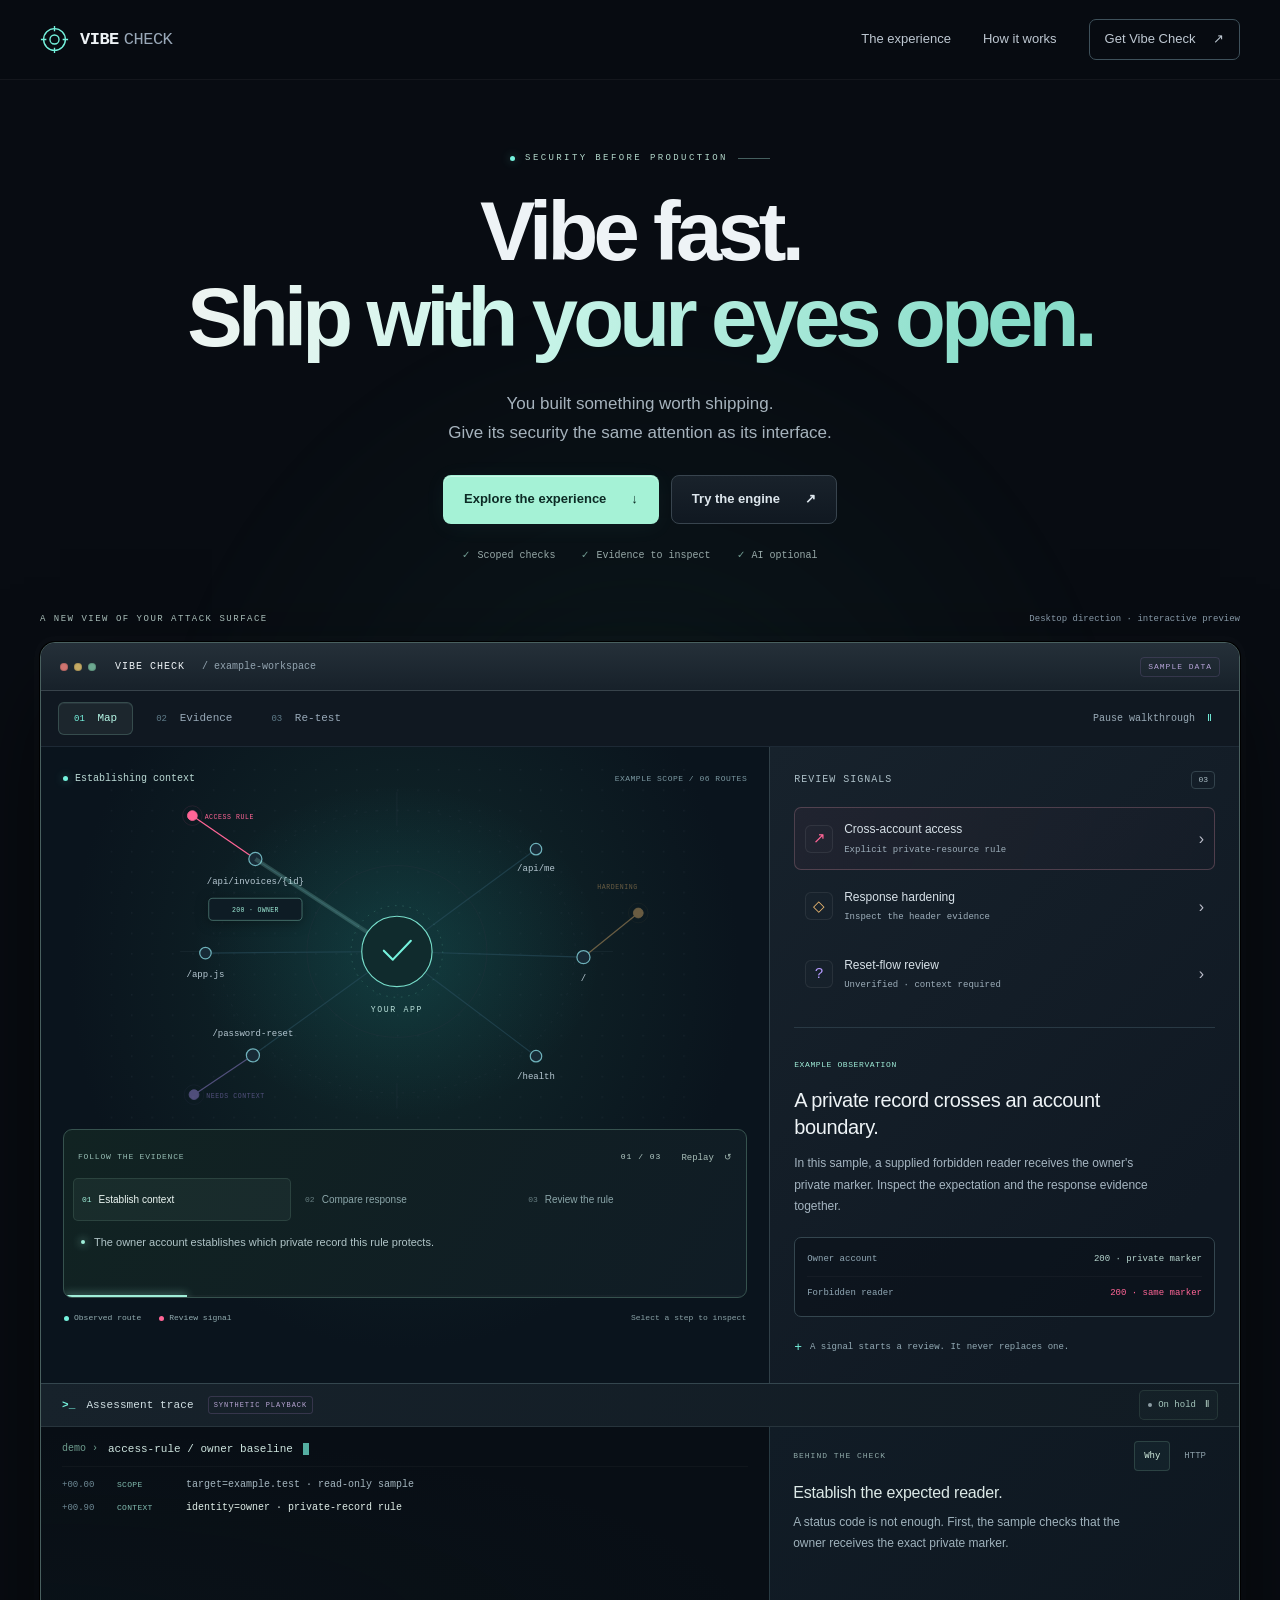
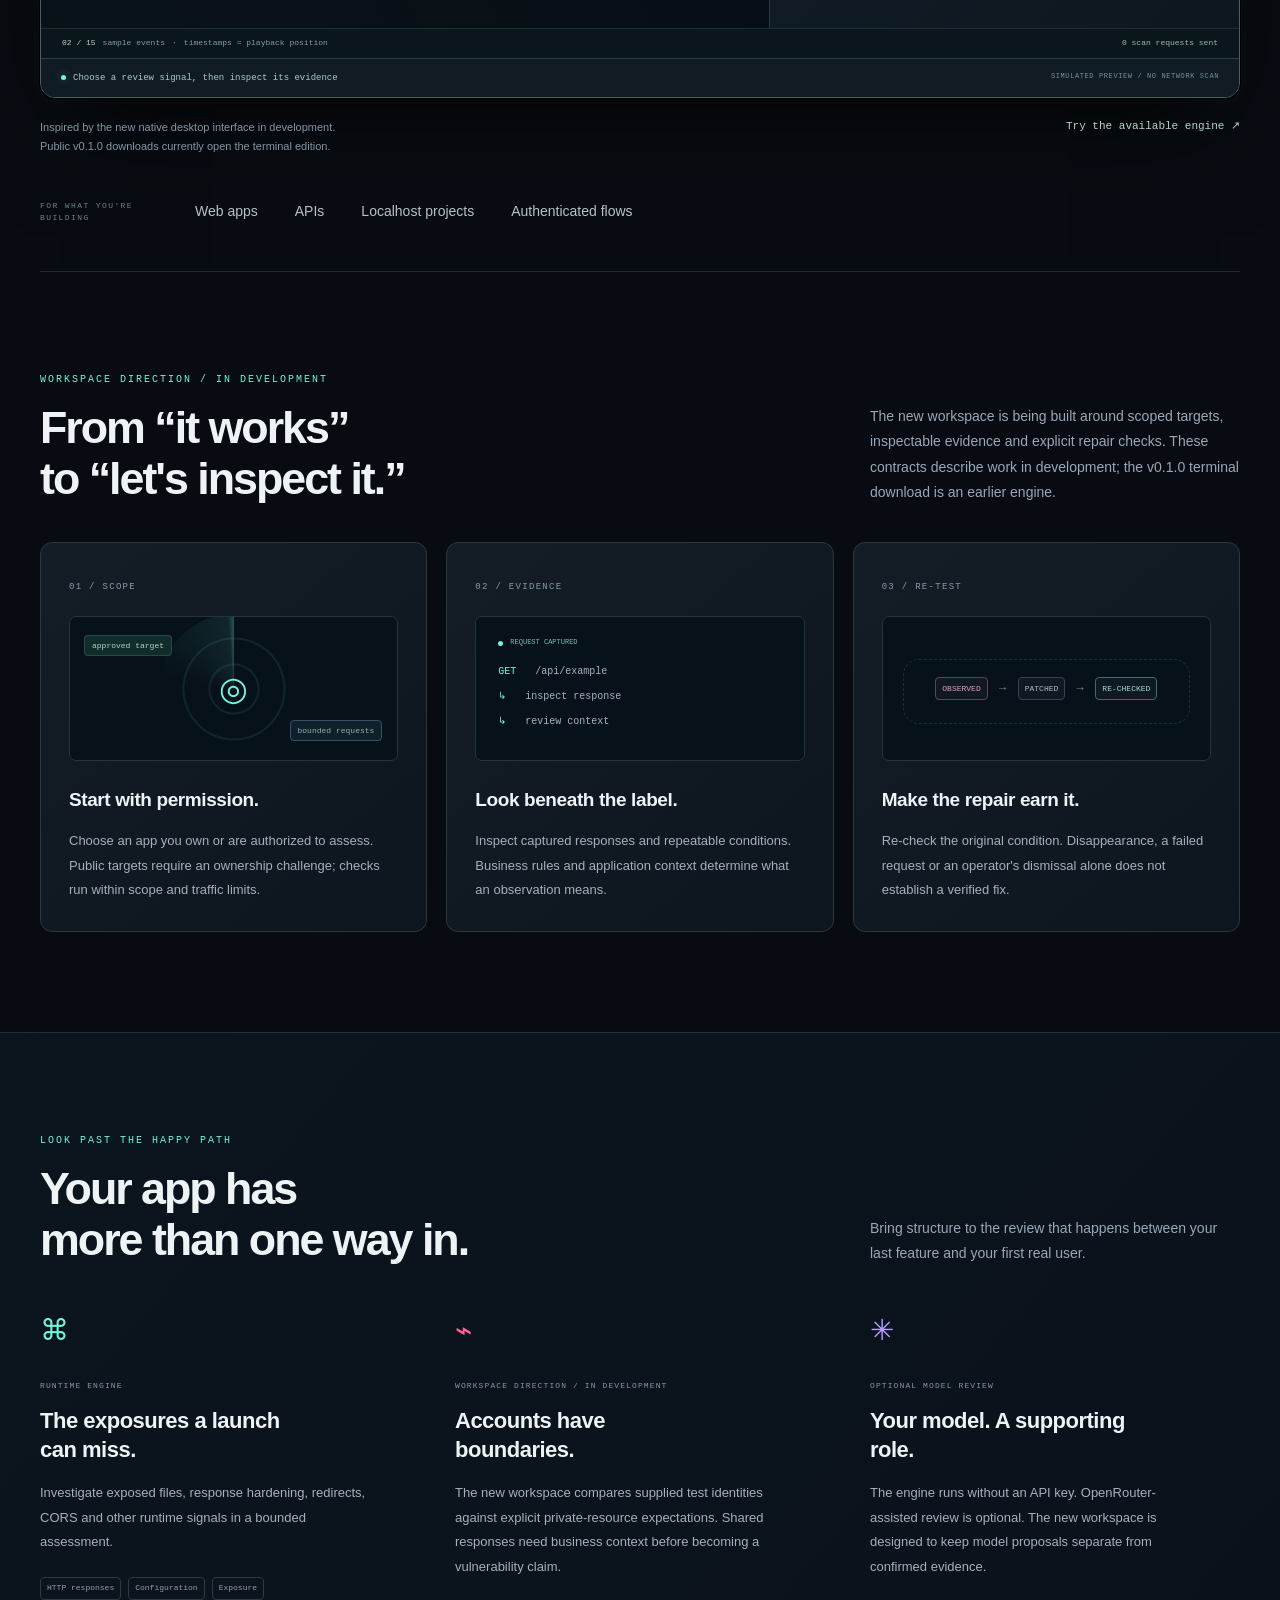
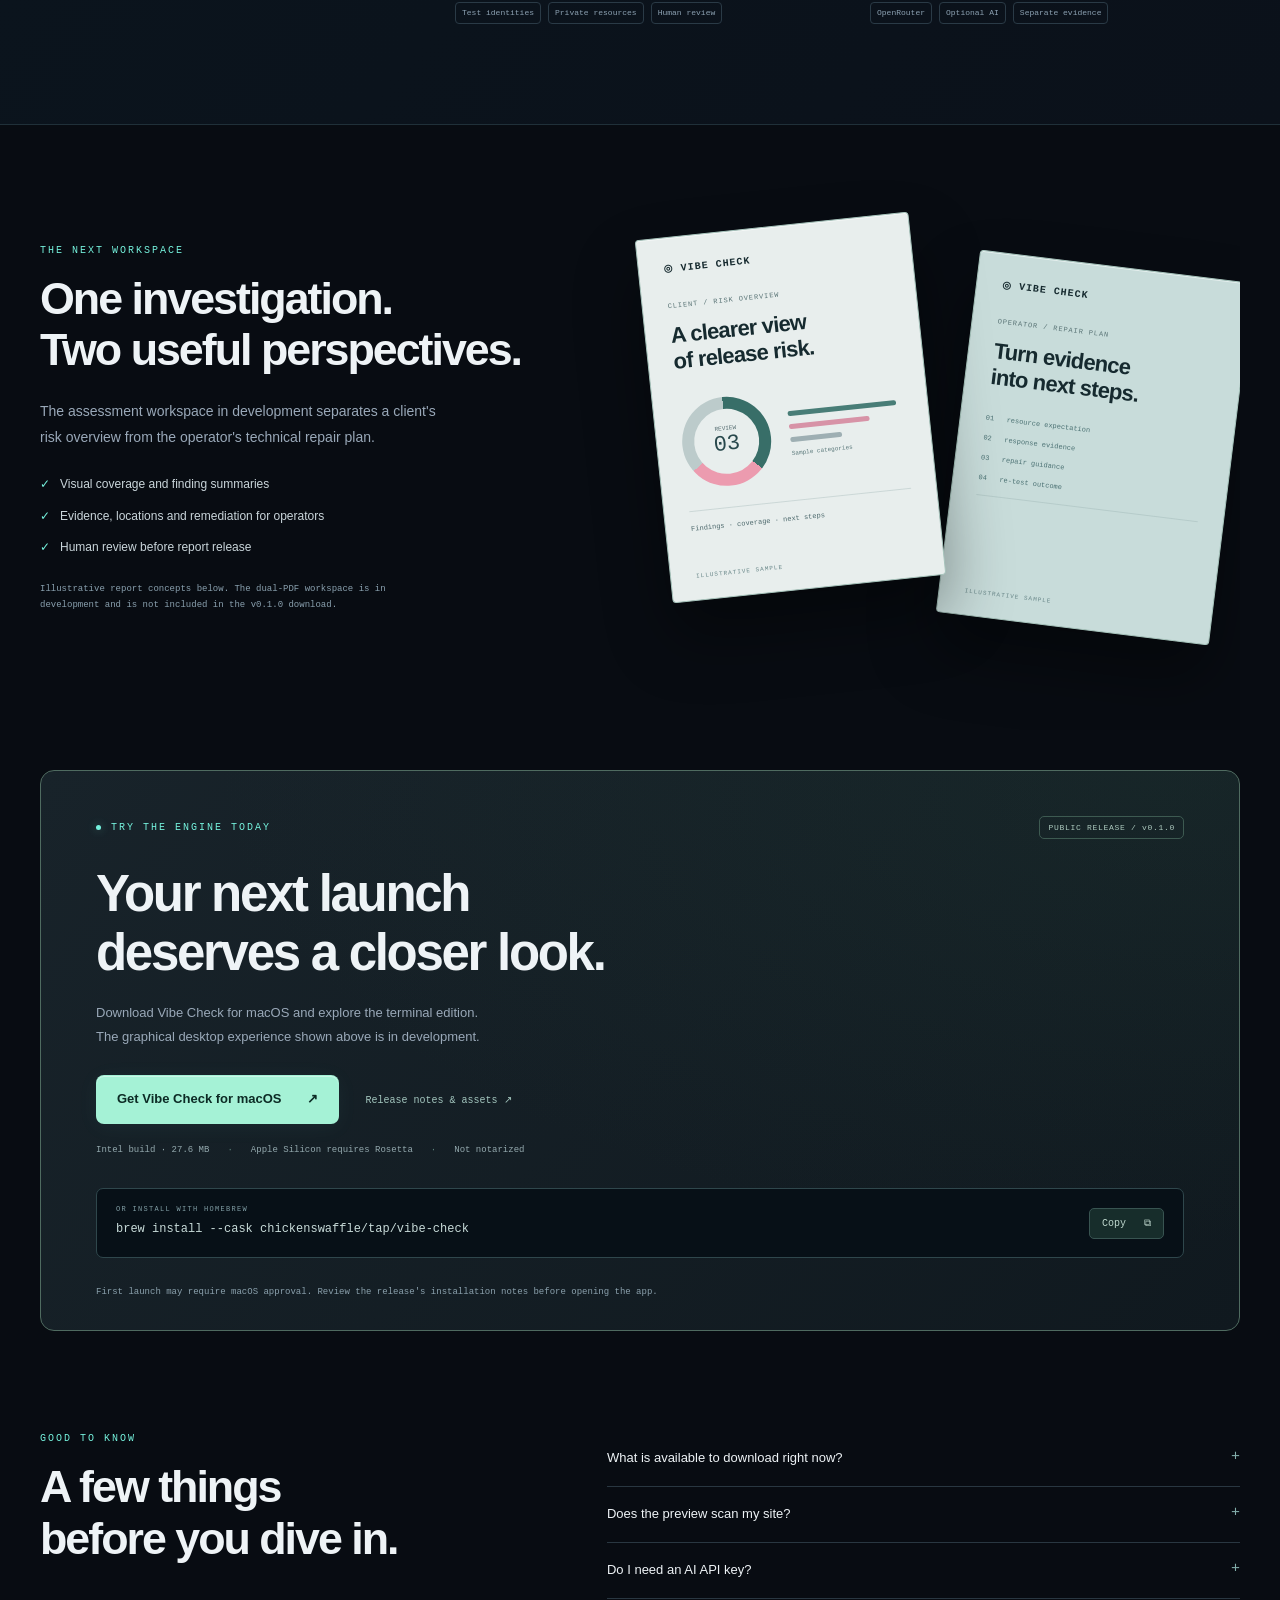
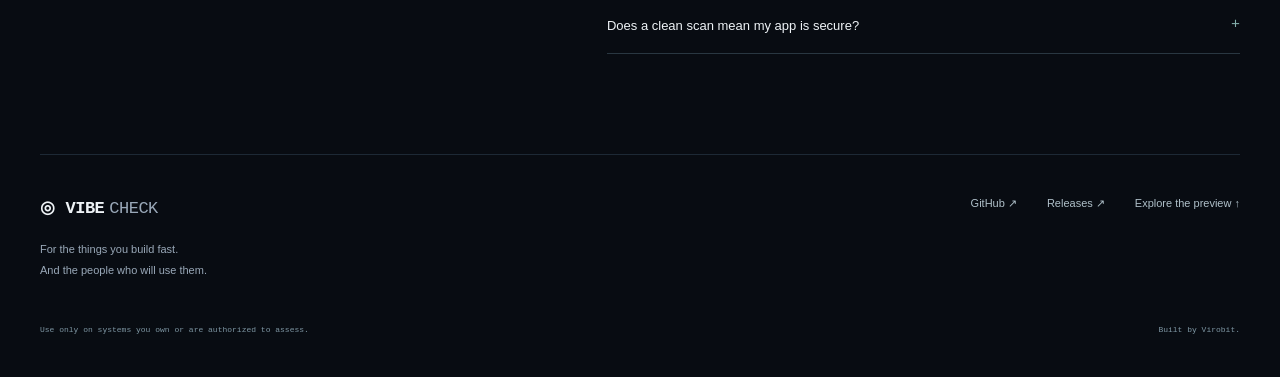
<file: index.html>
<!doctype html>
<html lang="en">
<head>
  <meta charset="utf-8">
  <meta name="viewport" content="width=device-width, initial-scale=1">
  <meta name="theme-color" content="#070b12">
  <title>Vibe Check — Vibe fast. Ship with your eyes open.</title>
  <meta name="description" content="Meet Vibe Check: pre-release security checks for the apps you build fast. Explore the new desktop direction and try the available macOS engine.">
  <link rel="canonical" href="https://chickenswaffle.github.io/vibe-check/">
  <meta property="og:type" content="website">
  <meta property="og:title" content="Vibe Check — Vibe fast. Ship with your eyes open.">
  <meta property="og:description" content="Explore your attack surface. Inspect the evidence. Re-check the repair. A new perspective on pre-release security.">
  <meta property="og:url" content="https://chickenswaffle.github.io/vibe-check/">
  <meta property="og:image" content="https://chickenswaffle.github.io/vibe-check/assets/social-card.png">
  <meta name="twitter:card" content="summary_large_image">
  <link rel="icon" type="image/svg+xml" href="assets/favicon.svg">
  <link rel="stylesheet" href="assets/showcase.css">
  <script src="assets/showcase.js" defer></script>
</head>
<body>
<a class="skip" href="#main">Skip to content</a>
<header class="nav"><div class="container nav-inner">
  <a class="brand" href="#" aria-label="Vibe Check home"><svg viewBox="0 0 32 32" aria-hidden="true"><circle cx="16" cy="16" r="12"/><circle cx="16" cy="16" r="5"/><path d="M16 1v6m0 18v6M1 16h6m18 0h6"/></svg><span>VIBE<span class="brand-light">CHECK</span></span></a>
  <nav aria-label="Main navigation"><a href="#experience">The experience</a><a href="#workflow">How it works</a><a href="#download" class="nav-cta">Get Vibe Check <span aria-hidden="true">↗</span></a></nav>
</div></header>
<main id="main">
<section class="hero container">
  <div class="eyebrow"><span class="status-dot"></span> SECURITY BEFORE PRODUCTION <span class="eyebrow-line"></span></div>
  <h1>Vibe fast.<br><span>Ship with your eyes open.</span></h1>
  <p class="hero-description">You built something worth shipping.<br class="desktop-break"> Give its security the same attention as its interface.</p>
  <div class="hero-actions"><a class="button primary" href="#experience">Explore the experience <span aria-hidden="true">↓</span></a><a class="button secondary" href="#download">Try the engine <span aria-hidden="true">↗</span></a></div>
  <div class="hero-notes"><span>Scoped checks</span><span>Evidence to inspect</span><span>AI optional</span></div>
  <div class="halo" aria-hidden="true"></div>
</section>

<section class="experience container" id="experience" aria-labelledby="experience-title">
  <div class="section-caption"><span id="experience-title">A NEW VIEW OF YOUR ATTACK SURFACE</span><span class="preview-caption">Desktop direction · interactive preview</span></div>
  <div class="app-shell">
    <div class="app-titlebar"><div class="traffic" aria-hidden="true"><i></i><i></i><i></i></div><span class="app-name">VIBE CHECK <span>/ example-workspace</span></span><span class="sample-badge">SAMPLE DATA</span></div>
    <div class="tour-bar"><div role="tablist" aria-label="Explore the product workflow"><button id="tab-map" type="button" role="tab" aria-selected="true" aria-controls="tour-panel" data-view="map"><span>01</span> Map</button><button id="tab-evidence" type="button" role="tab" aria-selected="false" aria-controls="tour-panel" tabindex="-1" data-view="evidence"><span>02</span> Evidence</button><button id="tab-retest" type="button" role="tab" aria-selected="false" aria-controls="tour-panel" tabindex="-1" data-view="retest"><span>03</span> Re-test</button></div><button class="motion-button" id="motion-toggle" aria-pressed="false" type="button">Pause motion <span aria-hidden="true">Ⅱ</span></button></div>
    <div id="tour-panel" class="app-body" role="tabpanel" aria-labelledby="tab-map" data-view="map" data-finding="access">
      <div class="graph-pane">
        <div class="graph-heading"><span class="live-pill"><span class="status-dot"></span><span id="graph-phase">Establishing context</span></span><span class="graph-number">EXAMPLE SCOPE / 06 ROUTES</span></div>
        <svg class="attack-graph" viewBox="0 0 720 440" role="img" aria-labelledby="graph-title graph-description">
          <title id="graph-title">Illustrative application attack graph</title><desc id="graph-description">A sample application connects to six routes. Highlighted branches illustrate an access-rule mismatch, hardening observations and a reset-flow review candidate. No real target is scanned.</desc>
          <defs><radialGradient id="graph-glow"><stop stop-color="#1ecad3" stop-opacity=".12"/><stop offset="1" stop-color="#1ecad3" stop-opacity="0"/></radialGradient><pattern id="dot-grid" width="25" height="25" patternUnits="userSpaceOnUse"><circle cx="1" cy="1" r=".75" fill="#344150" opacity=".48"/></pattern><filter id="node-glow"><feGaussianBlur stdDeviation="4"/></filter></defs>
          <rect width="720" height="440" fill="url(#dot-grid)"/><ellipse cx="350" cy="223" rx="250" ry="205" fill="url(#graph-glow)"/>
          <g class="orbits" fill="none" stroke="#23333d"><ellipse cx="350" cy="223" rx="110" ry="105"/><ellipse cx="350" cy="223" rx="218" ry="173" stroke-dasharray="3 10"/><path d="M350 28v42m0 314v31M85 223h32m465 0h32"/></g>
          <g class="route-lines" fill="none" stroke="#2b5161" stroke-width="1.4"><path d="M350 223 177 110M350 223 520 98M350 223 578 230M350 223 520 351M350 223 174 350M350 223 116 225"/></g>
          <g class="flow-lines animated" fill="none" stroke="#65dfe5" stroke-width="2" stroke-dasharray="2 100"><path d="M350 223 177 110M350 223 520 98M350 223 578 230M350 223 520 351M350 223 174 350M350 223 116 225"/></g>
          <g class="signal-branch access-branch"><path d="M177 110 100 57"/><circle cx="100" cy="57" r="6"/><circle class="pulse animated" cx="100" cy="57" r="12"/><text x="115" y="61">ACCESS RULE</text></g>
          <g class="signal-branch headers-branch"><path d="M578 230 645 176"/><circle cx="645" cy="176" r="6"/><circle class="pulse animated" cx="645" cy="176" r="12"/><text x="595" y="147">HARDENING</text></g>
          <g class="signal-branch reset-branch"><path d="M174 350 102 398"/><circle cx="102" cy="398" r="6"/><circle class="pulse animated" cx="102" cy="398" r="12"/><text x="117" y="402">NEEDS CONTEXT</text></g>
          <g class="route-node"><circle cx="177" cy="110" r="8"/><text x="177" y="141">/api/invoices/{id}</text></g>
          <g class="route-node"><circle cx="520" cy="98" r="7"/><text x="520" y="125">/api/me</text></g>
          <g class="route-node"><circle cx="578" cy="230" r="8"/><text x="578" y="259">/</text></g>
          <g class="route-node"><circle cx="520" cy="351" r="7"/><text x="520" y="379">/health</text></g>
          <g class="route-node"><circle cx="174" cy="350" r="8"/><text x="174" y="326">/password-reset</text></g>
          <g class="route-node"><circle cx="116" cy="225" r="7"/><text x="116" y="254">/app.js</text></g>
          <g class="journey-paths" fill="none" aria-hidden="true"><path class="journey-track" d="M350 223 177 110"/><path class="journey-trace animated" pathLength="100" d="M350 223 177 110"/></g>
          <g class="journey-packet animated" aria-hidden="true"><circle class="packet-halo" cx="350" cy="223" r="10"/><circle cx="350" cy="223" r="3.5"/></g>
          <g class="context-check" aria-hidden="true"><path d="M350 223 520 98"/><circle cx="520" cy="98" r="16"/></g>
          <g class="response-chip" aria-hidden="true" transform="translate(120 158)"><rect width="114" height="27" rx="5"/><text x="57" y="17" id="response-label">200 · OWNER</text></g>
          <g class="app-core"><circle class="core-ring animated" cx="350" cy="223" r="56"/><circle cx="350" cy="223" r="43"/><path d="m334 222 11 11 22-23"/><text x="350" y="297">YOUR APP</text></g>
          <g class="repair-node"><rect x="49" y="30" width="142" height="45" rx="9"/><text x="120" y="58">403 · ACCESS DENIED</text></g>
        </svg>
        <div class="sequence" aria-label="Illustrated assessment walkthrough">
          <div class="sequence-top"><span class="sequence-label">FOLLOW THE EVIDENCE</span><span id="sequence-counter">01 / 03</span><button type="button" id="replay-sequence" aria-label="Replay illustrated walkthrough">Replay <span aria-hidden="true">↺</span></button></div>
          <div class="sequence-steps" role="group" aria-label="Illustration steps; select a step to pause and inspect it"><button type="button" data-step="0" aria-pressed="true"><span>01</span><b>Establish context</b></button><button type="button" data-step="1" aria-pressed="false"><span>02</span><b>Compare response</b></button><button type="button" data-step="2" aria-pressed="false"><span>03</span><b>Review the rule</b></button></div>
          <div class="sequence-caption"><span class="sequence-marker" aria-hidden="true"></span><p id="sequence-copy">The owner account establishes which private record this rule protects.</p></div>
          <div class="sequence-progress" aria-hidden="true"><i></i></div>
        </div>
        <div class="graph-legend"><span><i class="cyan-dot"></i>Observed route</span><span><i class="pink-dot"></i>Review signal</span><span class="graph-footnote">Select a step to inspect</span></div>
      </div>
      <aside class="inspector" aria-label="Sample assessment inspector">
        <div class="inspector-heading"><span id="inspector-kicker">REVIEW SIGNALS</span><span class="outline-chip" id="inspector-count">03</span></div>
        <div class="sample-findings" id="finding-list"><button type="button" class="finding active" data-finding="access" aria-pressed="true"><span class="finding-icon pink">↗</span><span><strong>Cross-account access</strong><small>Explicit private-resource rule</small></span><span class="finding-arrow">›</span></button><button type="button" class="finding" data-finding="headers" aria-pressed="false"><span class="finding-icon amber">◇</span><span><strong>Response hardening</strong><small>Inspect the header evidence</small></span><span class="finding-arrow">›</span></button><button type="button" class="finding" data-finding="reset" aria-pressed="false"><span class="finding-icon violet">?</span><span><strong>Reset-flow review</strong><small>Unverified · context required</small></span><span class="finding-arrow">›</span></button></div>
        <div class="inspector-detail" aria-live="polite" aria-atomic="true"><span class="detail-status" id="detail-status">EXAMPLE OBSERVATION</span><h3 id="detail-title">A private record crosses an account boundary.</h3><p id="detail-copy">In this sample, a supplied forbidden reader receives the owner's private marker. Inspect the expectation and the response evidence together.</p><div class="evidence-lines" id="evidence-lines"><div><span>Owner account</span><b>200 · private marker</b></div><div><span>Forbidden reader</span><b class="pink-text">200 · same marker</b></div></div></div>
        <div class="inspector-footer"><span class="tiny-cross">+</span><span id="inspector-footer">A signal starts a review. It never replaces one.</span></div>
      </aside>
      <section class="trace-console" aria-labelledby="trace-title">
        <div class="trace-titlebar"><h3 id="trace-title"><span aria-hidden="true">&gt;_</span> Assessment trace</h3><span class="trace-sample">SYNTHETIC PLAYBACK</span><button type="button" class="trace-state" id="trace-toggle" aria-pressed="false" aria-label="Pause sample trace"><i aria-hidden="true"></i><span id="trace-state">Playing</span><b aria-hidden="true" id="trace-control-icon">Ⅱ</b></button></div>
        <div class="trace-body">
          <div class="trace-terminal">
            <div class="trace-command"><span aria-hidden="true">demo ›</span><span id="trace-command">access-rule / owner baseline</span><span class="terminal-cursor" aria-hidden="true"></span></div>
            <div class="trace-scroll" tabindex="0" role="region" aria-label="Synthetic technical trace; timestamps are playback positions" aria-live="off"><ol id="trace-lines"><li data-kind="scope"><span class="trace-time">+00.00</span><span class="trace-tag">SCOPE</span><code>target=example.test · read-only sample</code></li></ol></div>
          </div>
          <div class="trace-insight"><div class="trace-insight-top"><span>BEHIND THE CHECK</span><div role="group" aria-label="Technical explanation view"><button type="button" data-trace-view="why" aria-pressed="true" aria-controls="trace-why">Why</button><button type="button" data-trace-view="http" aria-pressed="false" aria-controls="trace-http">HTTP</button></div></div><div id="trace-why"><h4 id="trace-reason-title">Establish the expected reader.</h4><p id="trace-reason">A status code is not enough. The sample first checks that the owner receives the exact private marker.</p></div><div id="trace-http" hidden><span class="trace-capture-label" id="trace-capture-label">SYNTHETIC HTTP CAPTURE / OWNER</span><pre id="trace-payload" tabindex="0" aria-label="Synthetic HTTP capture">GET /api/invoices/demo-42 HTTP/1.1
Host: example.test

HTTP/1.1 200 OK
{"marker":"sample-record"}</pre></div></div>
        </div>
        <div class="trace-footer"><span><span id="trace-event-count">01 / 15</span> sample events <span aria-hidden="true">·</span> timestamps = playback position</span><span>0 scan requests sent</span></div>
      </section>
    </div>
    <div class="app-statusbar"><span><span class="status-dot"></span><span id="status-text">Choose a review signal, then inspect its evidence</span></span><span>SIMULATED PREVIEW / NO NETWORK SCAN</span></div>
  </div>
  <div class="preview-bottom"><p>Inspired by the new native desktop interface in development.<br>Public v0.1.0 downloads currently open the terminal edition.</p><a href="#download">Try the available engine <span aria-hidden="true">↗</span></a></div>
</section>

<div class="stack-strip container"><span>FOR WHAT YOU'RE BUILDING</span><div><span>Web apps</span><span>APIs</span><span>Localhost projects</span><span>Authenticated flows</span></div></div>

<section class="section container" id="workflow">
  <div class="section-intro"><div><div class="eyebrow">WORKSPACE DIRECTION / IN DEVELOPMENT</div><h2>From “it works”<br>to “let's inspect it.”</h2></div><p>The new workspace is being built around scoped targets, inspectable evidence and explicit repair checks. These contracts describe work in development; the v0.1.0 terminal download is an earlier engine.</p></div>
  <div class="workflow-grid">
    <article class="workflow-card"><span class="step-number">01 / SCOPE</span><div class="mini-visual scope-visual" aria-hidden="true"><span class="scope-tag">approved target</span><div class="scope-radar"><i></i><b>◎</b></div><span class="scope-limit">bounded requests</span></div><h3>Start with permission.</h3><p>Choose an app you own or are authorized to assess. Public targets require an ownership challenge; checks run within scope and traffic limits.</p></article>
    <article class="workflow-card"><span class="step-number">02 / EVIDENCE</span><div class="mini-visual proof-visual" aria-hidden="true"><span><i class="cyan-dot"></i> REQUEST CAPTURED</span><div><b>GET</b> /api/example</div><div><b>↳</b> inspect response</div><div><b>↳</b> review context</div></div><h3>Look beneath the label.</h3><p>Inspect captured responses and repeatable conditions. Business rules and application context determine what an observation means.</p></article>
    <article class="workflow-card"><span class="step-number">03 / RE-TEST</span><div class="mini-visual retest-visual" aria-hidden="true"><span>OBSERVED</span><i>→</i><span>PATCHED</span><i>→</i><span class="verified">RE-CHECKED</span><div class="retest-line"></div></div><h3>Make the repair earn it.</h3><p>Re-check the original condition. Disappearance, a failed request or an operator's dismissal alone does not establish a verified fix.</p></article>
  </div>
</section>

<section class="section signal-section"><div class="container">
  <div class="section-intro"><div><div class="eyebrow">LOOK PAST THE HAPPY PATH</div><h2>Your app has<br>more than one way in.</h2></div><p>Bring structure to the review that happens between your last feature and your first real user.</p></div>
  <div class="signal-grid"><article class="signal-card"><span class="signal-icon">⌘</span><span class="small-label">RUNTIME ENGINE</span><h3>The exposures a launch can miss.</h3><p>Investigate exposed files, response hardening, redirects, CORS and other runtime signals in a bounded assessment.</p><div class="tag-list"><span>HTTP responses</span><span>Configuration</span><span>Exposure</span></div></article><article class="signal-card"><span class="signal-icon pink-text">⌁</span><span class="small-label">WORKSPACE DIRECTION / IN DEVELOPMENT</span><h3>Accounts have boundaries.</h3><p>The new workspace compares supplied test identities against explicit private-resource expectations. Shared responses need business context before becoming a vulnerability claim.</p><div class="tag-list"><span>Test identities</span><span>Private resources</span><span>Human review</span></div></article><article class="signal-card"><span class="signal-icon violet-text">✳</span><span class="small-label">OPTIONAL MODEL REVIEW</span><h3>Your model. A supporting role.</h3><p>The engine runs without an API key. OpenRouter-assisted review is optional. The new workspace is designed to keep model proposals separate from confirmed evidence.</p><div class="tag-list"><span>OpenRouter</span><span>Optional AI</span><span>Separate evidence</span></div></article></div>
</div></section>

<section class="section container report-section" id="reports">
  <div class="report-copy"><div class="eyebrow">THE NEXT WORKSPACE</div><h2>One investigation.<br>Two useful perspectives.</h2><p>The assessment workspace in development separates a client's risk overview from the operator's technical repair plan.</p><ul class="check-list"><li>Visual coverage and finding summaries</li><li>Evidence, locations and remediation for operators</li><li>Human review before report release</li></ul><p class="fine-print">Illustrative report concepts below. The dual-PDF workspace is in development and is not included in the v0.1.0 download.</p></div>
  <div class="report-art" aria-label="Illustrative client overview and operator repair plan, using synthetic sample data">
    <div class="report-page back-page"><span class="paper-brand">◎ VIBE CHECK</span><span class="paper-label">OPERATOR / REPAIR PLAN</span><h3>Turn evidence<br>into next steps.</h3><div class="code-lines"><span>01 &nbsp; resource expectation</span><span>02 &nbsp; response evidence</span><span>03 &nbsp; repair guidance</span><span>04 &nbsp; re-test outcome</span></div><div class="paper-rule"></div><span class="paper-foot">ILLUSTRATIVE SAMPLE</span></div>
    <div class="report-page front-page"><span class="paper-brand">◎ VIBE CHECK</span><span class="paper-label">CLIENT / RISK OVERVIEW</span><h3>A clearer view<br>of release risk.</h3><div class="paper-chart"><div class="donut"><span>REVIEW<br><b>03</b></span></div><div class="chart-bars"><i></i><i></i><i></i><small>Sample categories</small></div></div><div class="paper-rule"></div><p>Findings · coverage · next steps</p><span class="paper-foot">ILLUSTRATIVE SAMPLE</span></div>
  </div>
</section>

<section class="section container download-section" id="download">
  <div class="download-card"><div class="download-top"><div class="eyebrow"><span class="status-dot"></span> TRY THE ENGINE TODAY</div><span class="release-pill">PUBLIC RELEASE / v0.1.0</span></div><h2>Your next launch<br>deserves a closer look.</h2><p>Download Vibe Check for macOS and explore the terminal edition.<br>The graphical desktop experience shown above is in development.</p><div class="download-actions"><a class="button primary" href="https://github.com/chickenswaffle/vibe-check/releases/tag/v0.1.0" id="download-link">Get Vibe Check for macOS <span aria-hidden="true">↗</span></a><a class="release-link" href="https://github.com/chickenswaffle/vibe-check/releases/tag/v0.1.0">Release notes &amp; assets ↗</a></div><div class="release-details"><span>Intel build · 27.6 MB</span><span>Apple Silicon requires Rosetta</span><span>Not notarized</span></div><div class="brew"><div><span>OR INSTALL WITH HOMEBREW</span><code id="brew-command">brew install --cask chickenswaffle/tap/vibe-check</code></div><button type="button" id="copy-command" aria-label="Copy Homebrew install command">Copy <span aria-hidden="true">⧉</span></button></div><p id="copy-status" class="copy-status" role="status"></p><p class="install-note">First launch may require macOS approval. Review the release's installation notes before opening the app.</p></div>
</section>

<section class="section container faq-section" aria-labelledby="faq-title"><div><div class="eyebrow">GOOD TO KNOW</div><h2 id="faq-title">A few things<br>before you dive in.</h2></div><div class="faq-list"><details><summary>What is available to download right now?</summary><p>The public v0.1.0 release is a terminal-backed macOS app, distributed as an Intel/x86_64 DMG and through the Homebrew cask. The interactive desktop visuals on this page preview newer work in development.</p></details><details><summary>Does the preview scan my site?</summary><p>No. This page uses synthetic sample data to demonstrate the workflow. It sends no scan requests and asks for no target, credentials or API key.</p></details><details><summary>Do I need an AI API key?</summary><p>No. The deterministic engine can run without AI. Optional OpenRouter review involves a separate provider request; review its data handling and spending settings before enabling it.</p></details><details><summary>Does a clean scan mean my app is secure?</summary><p>A scan covers selected checks within a bounded scope. Unassessed behavior, application-specific business logic and organizational controls still need review. It is not a security guarantee or compliance certification.</p></details></div></section>
</main>
<footer class="footer container"><div><a class="brand" href="#">◎ <span>VIBE<span class="brand-light">CHECK</span></span></a><p>For the things you build fast.<br>And the people who will use them.</p></div><div class="footer-links"><a href="https://github.com/chickenswaffle/vibe-check">GitHub ↗</a><a href="https://github.com/chickenswaffle/vibe-check/releases">Releases ↗</a><a href="#experience">Explore the preview ↑</a></div><div class="footer-bottom"><span>Use only on systems you own or are authorized to assess.</span><span>Built by Virobit.</span></div></footer>
</body>
</html>
</file>
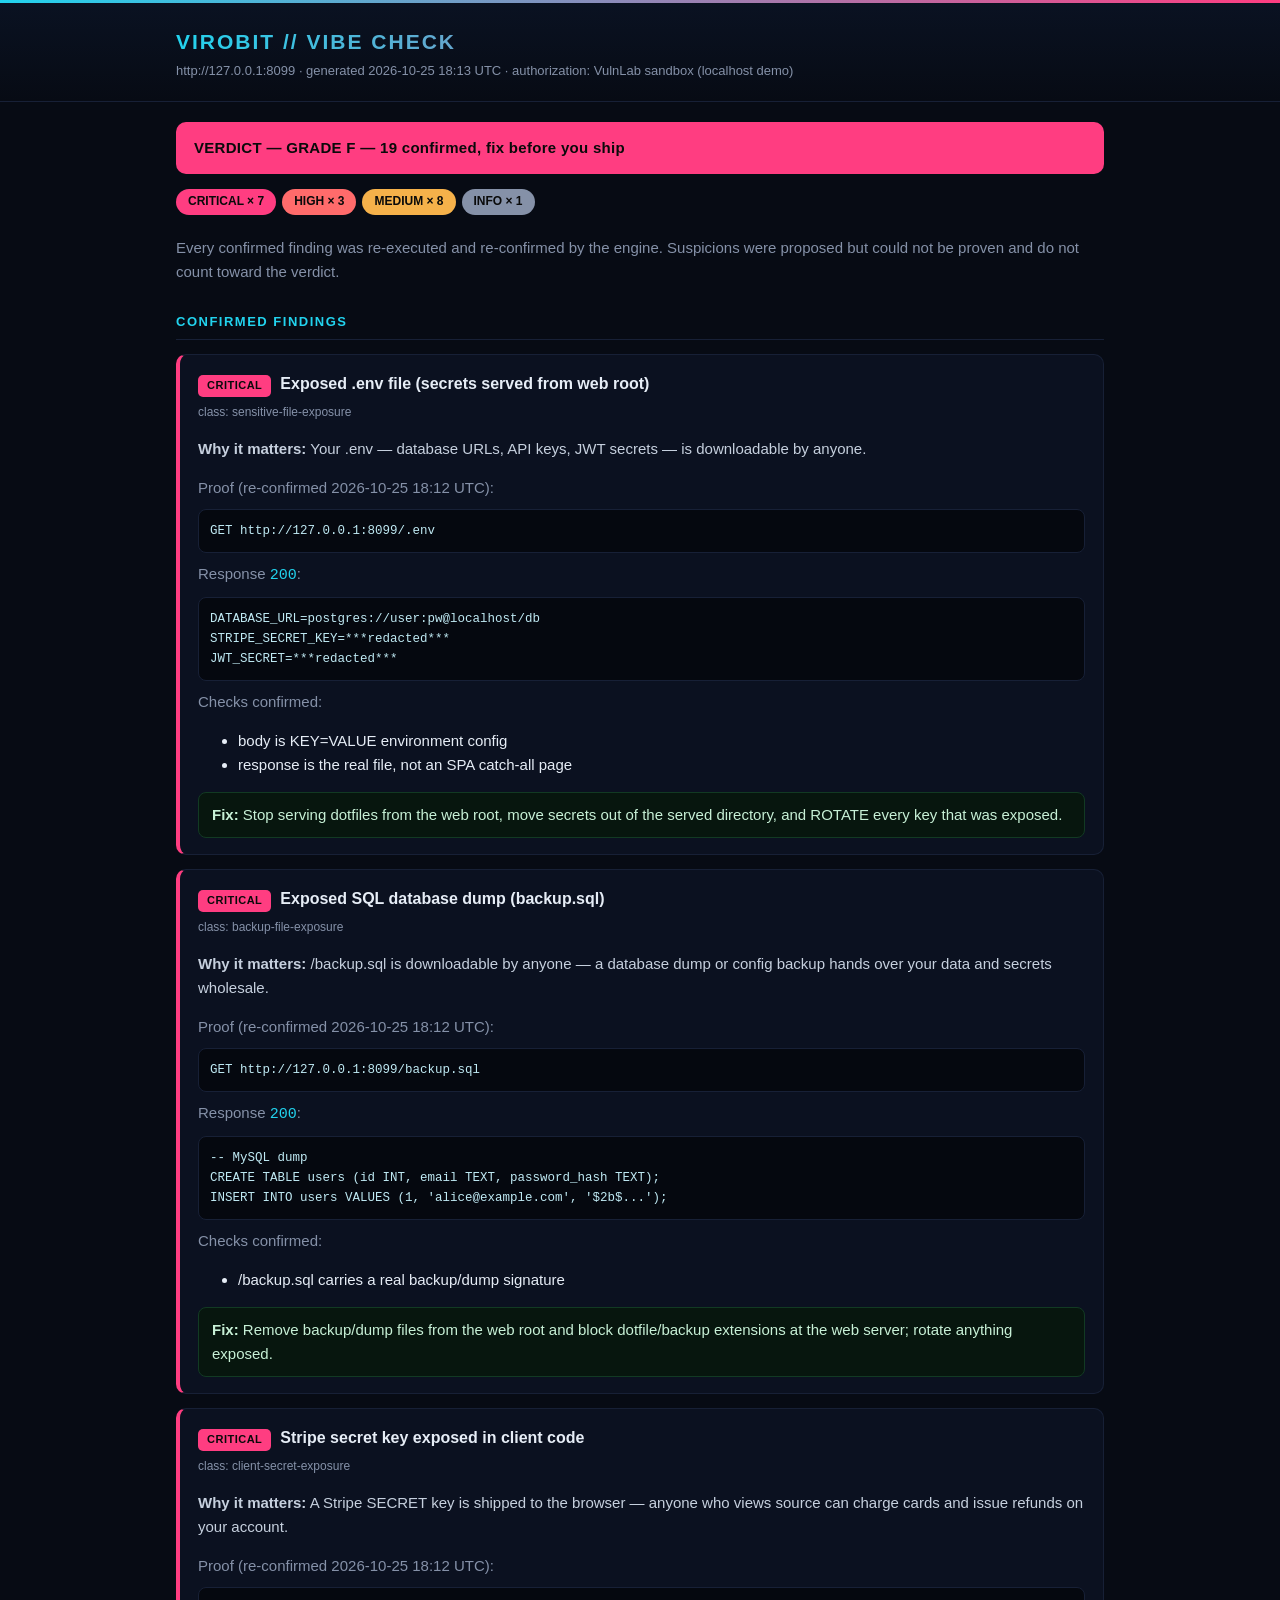
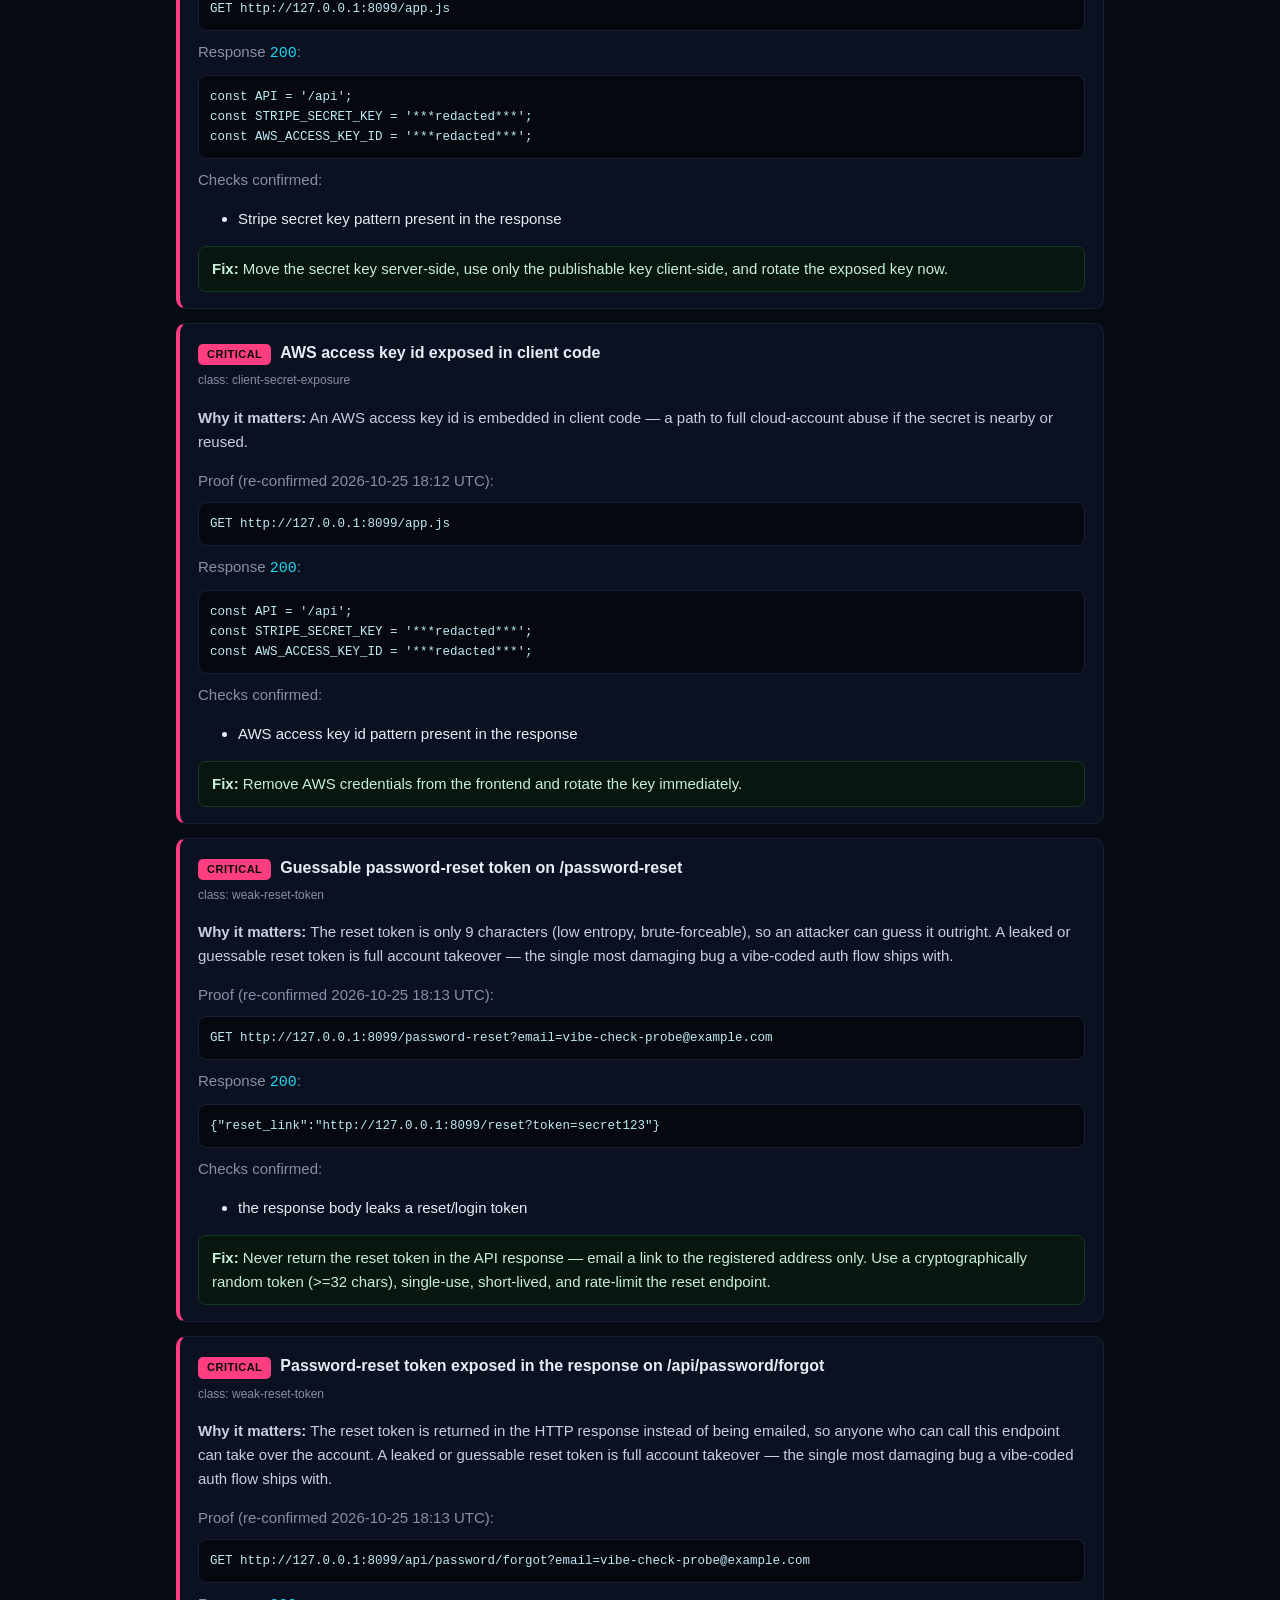
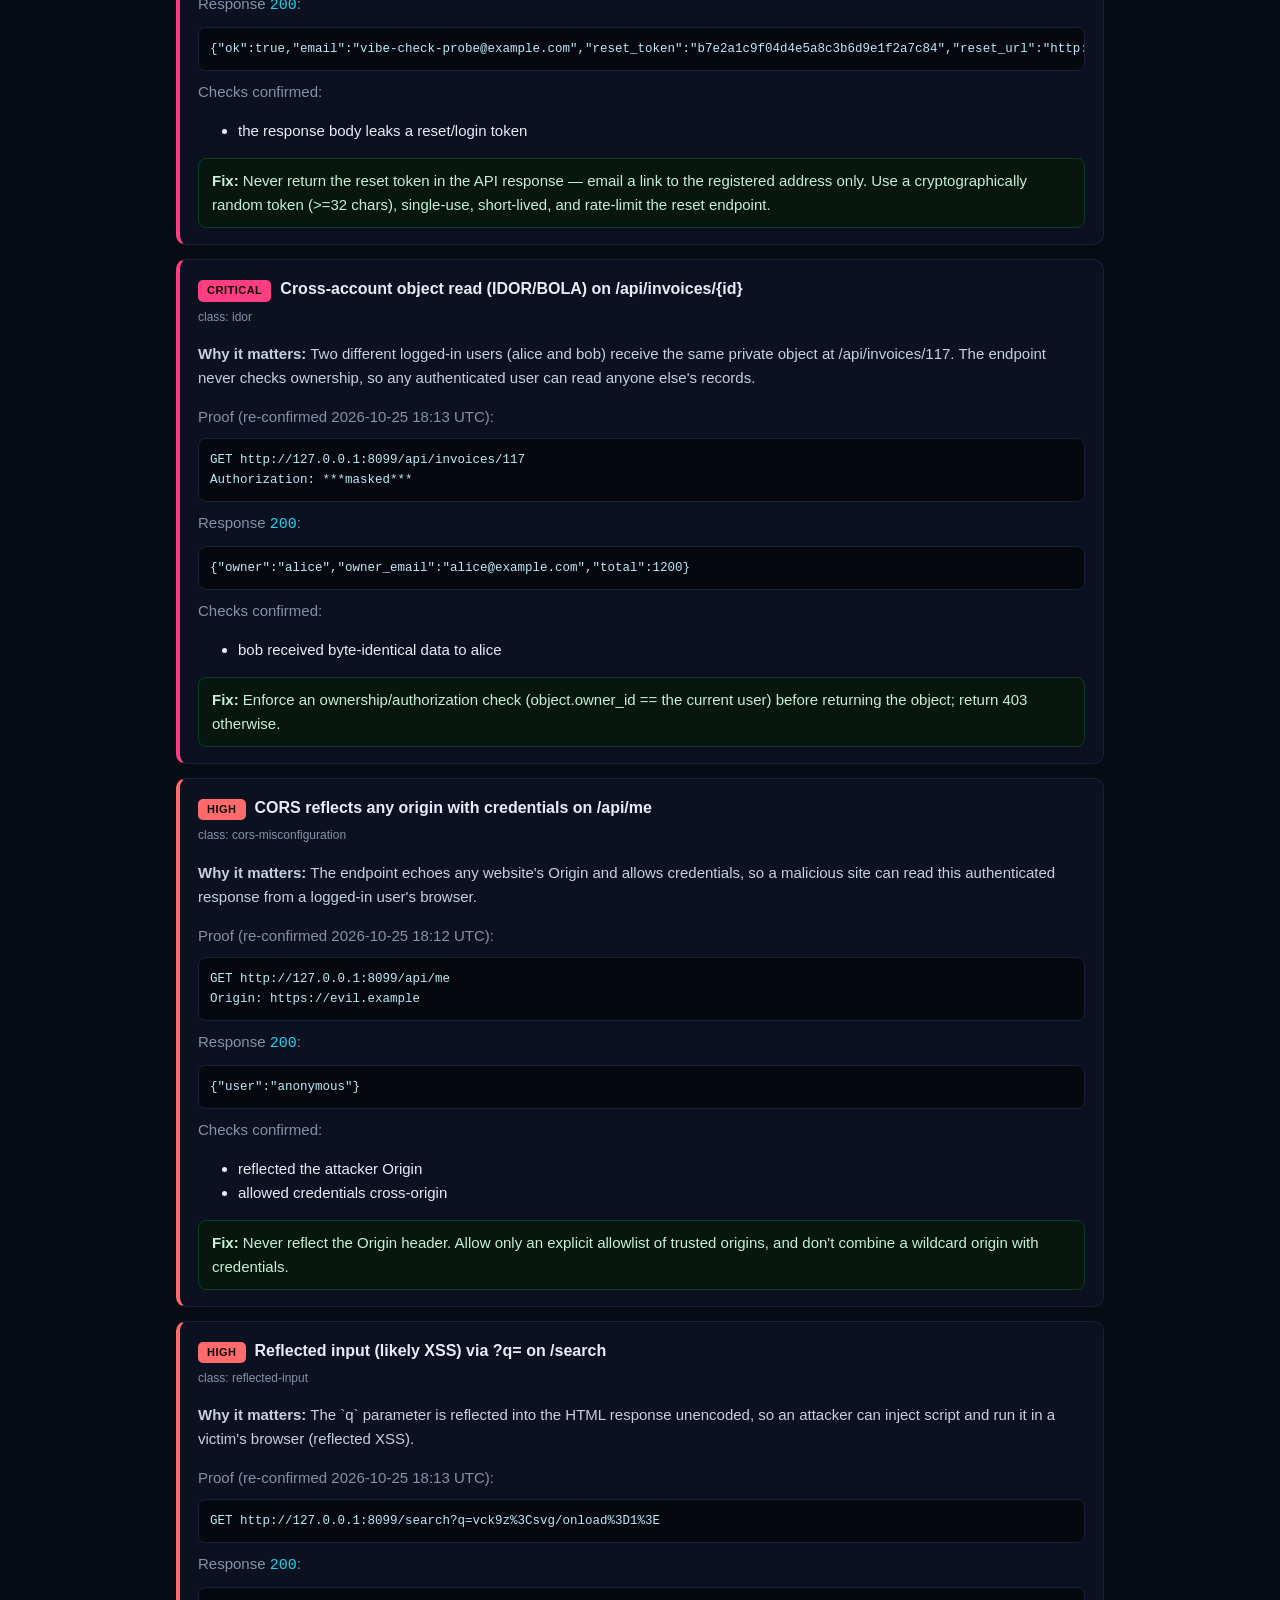
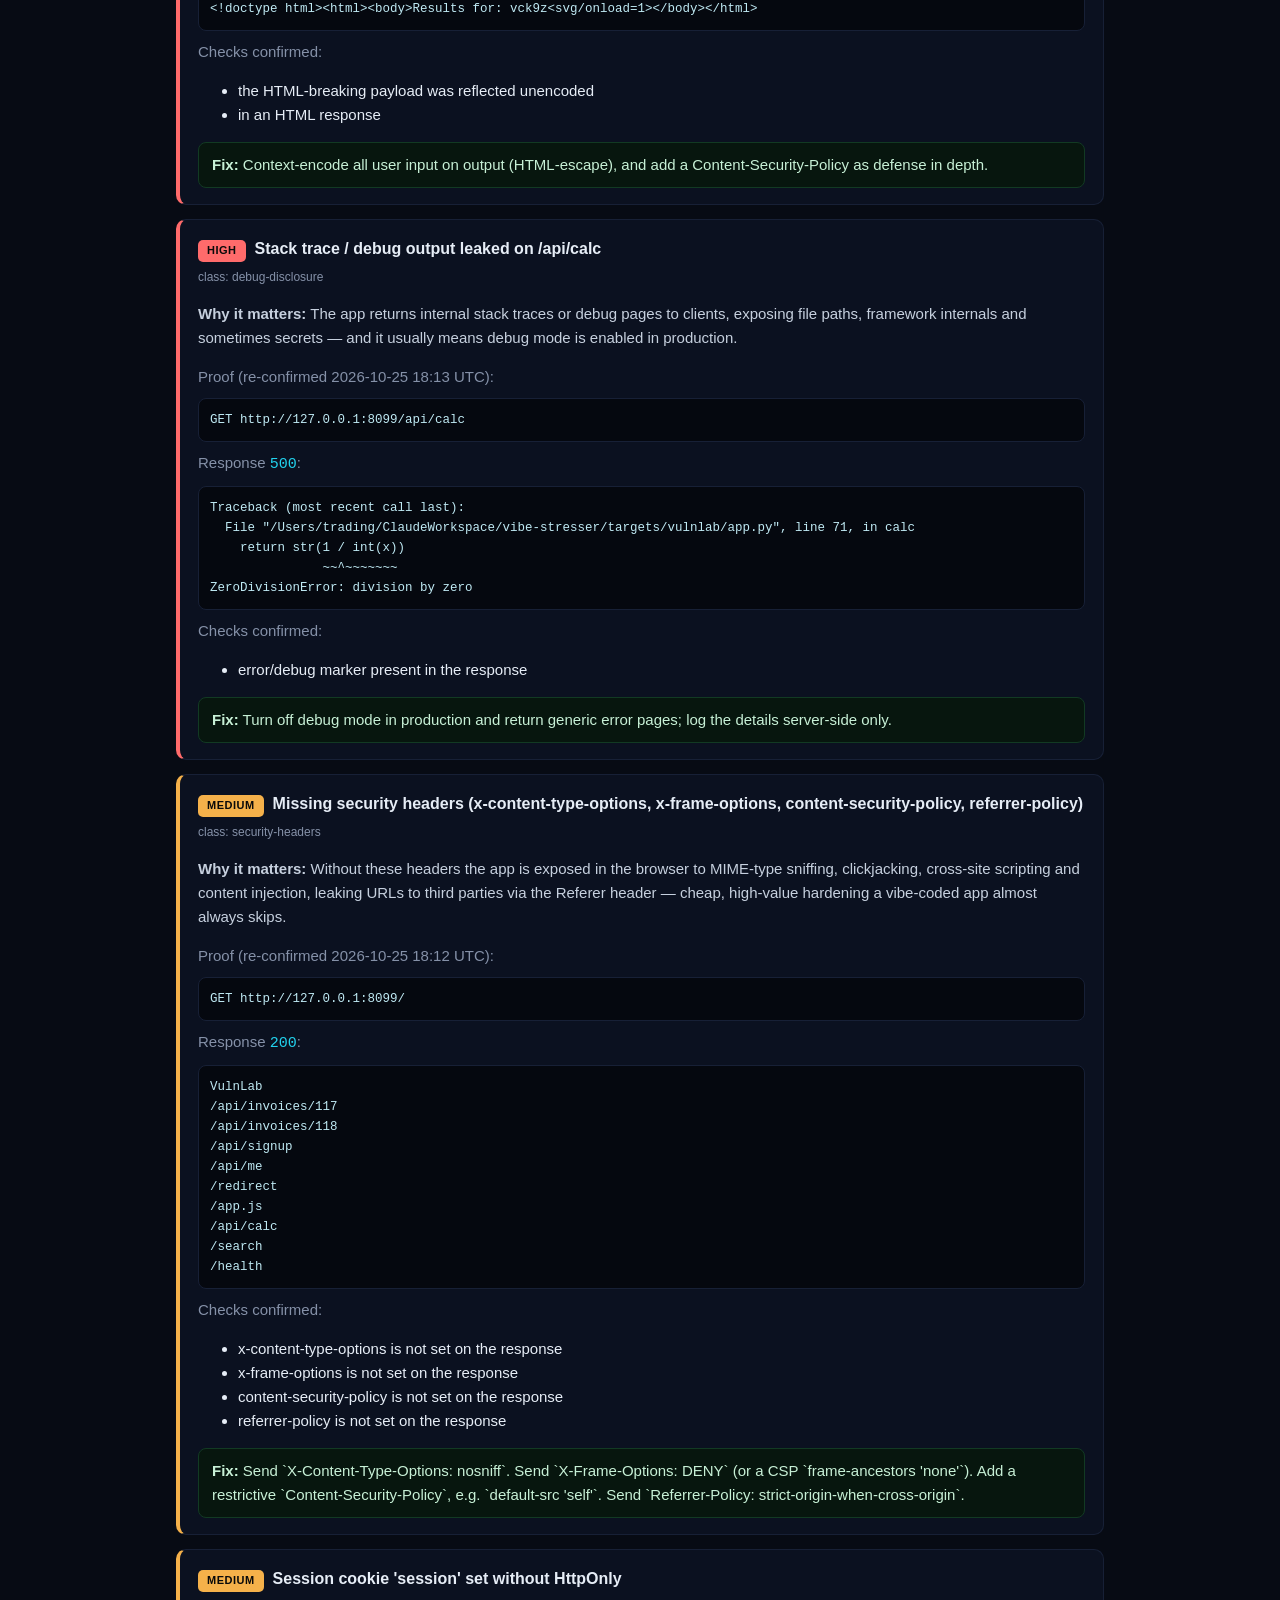
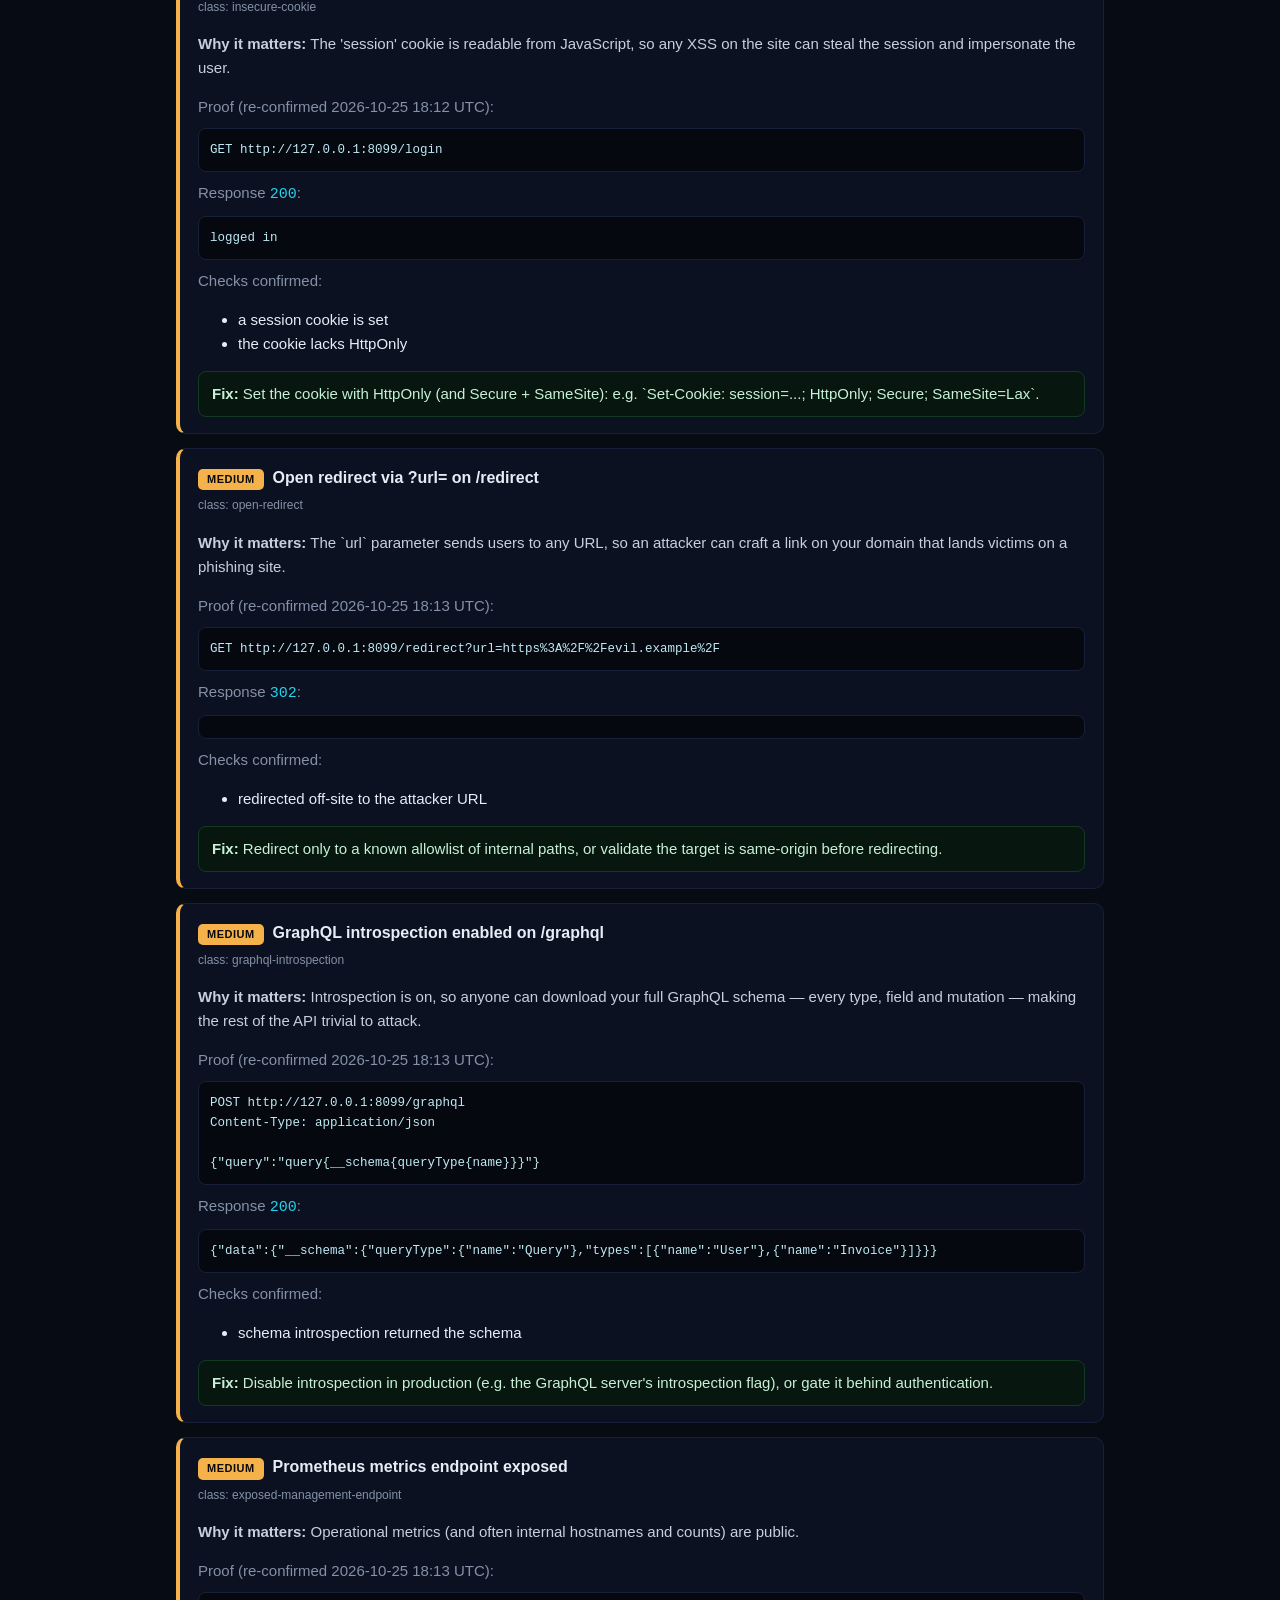
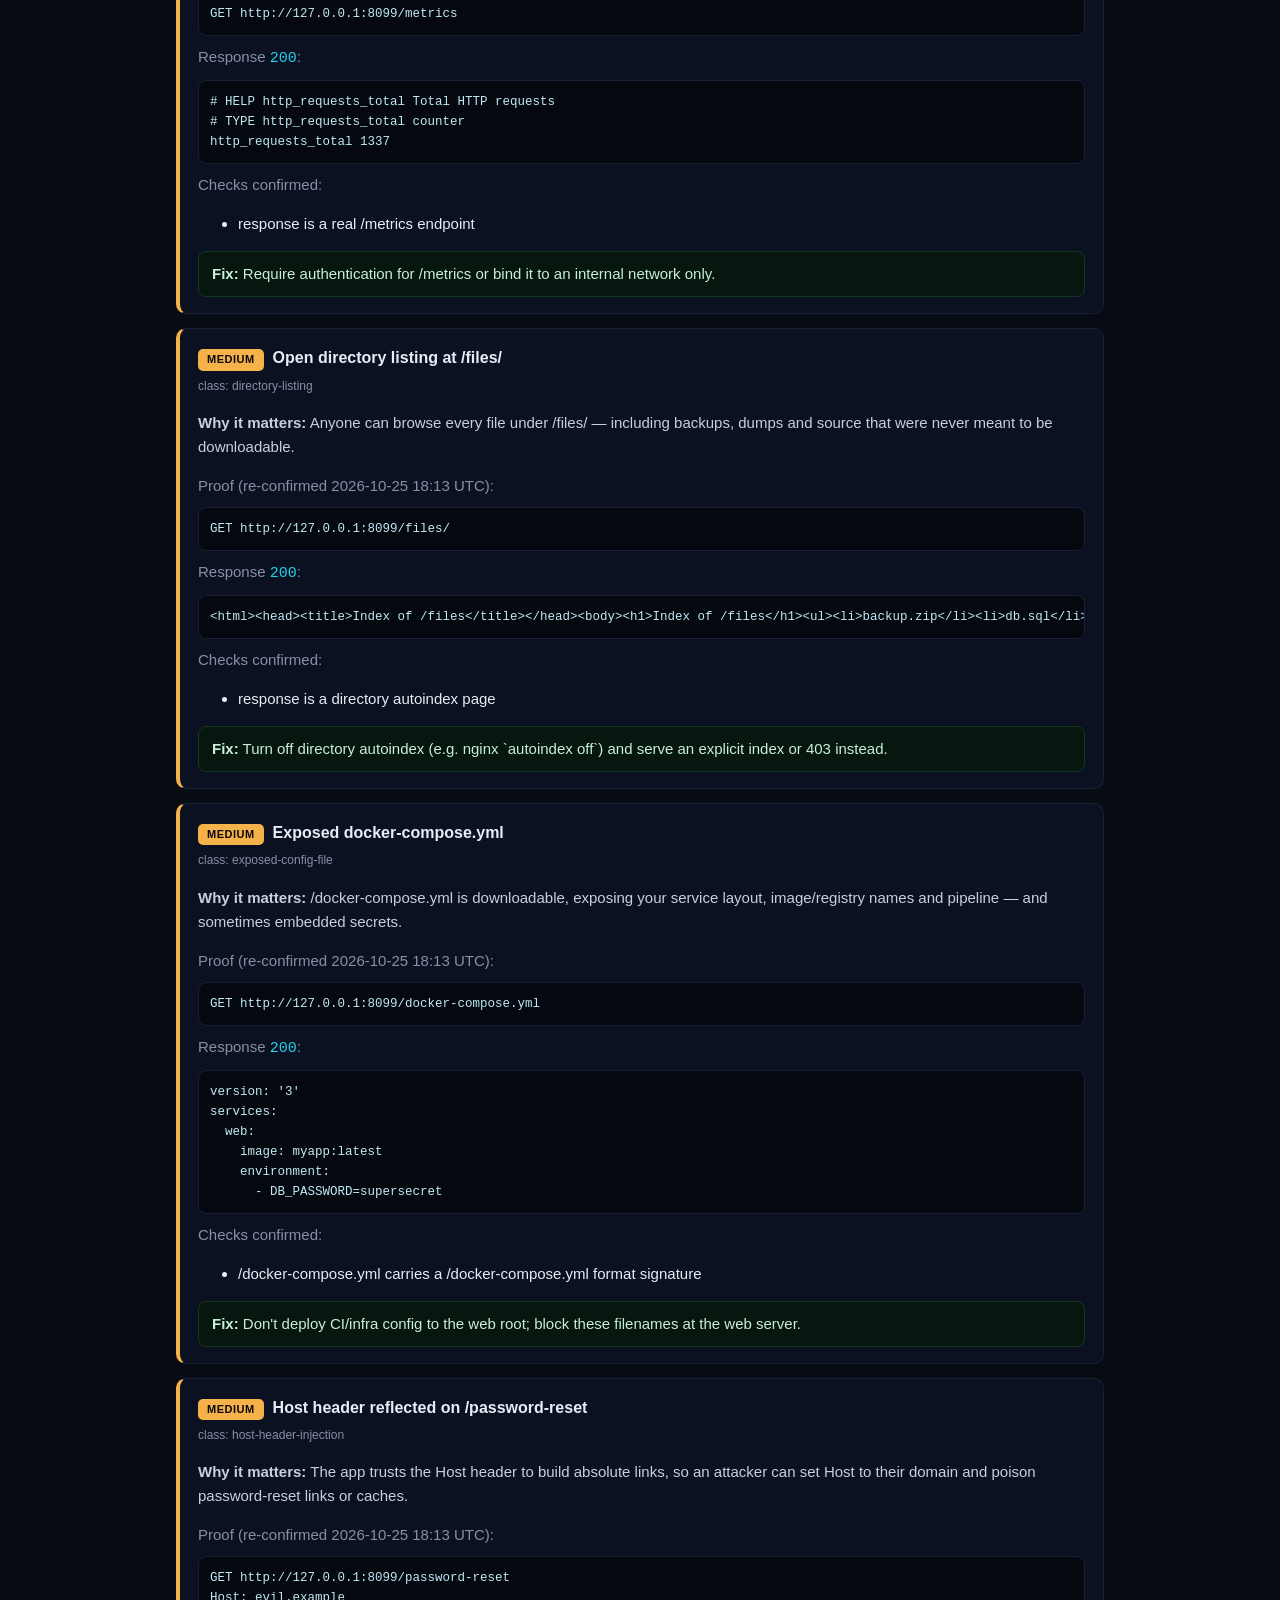
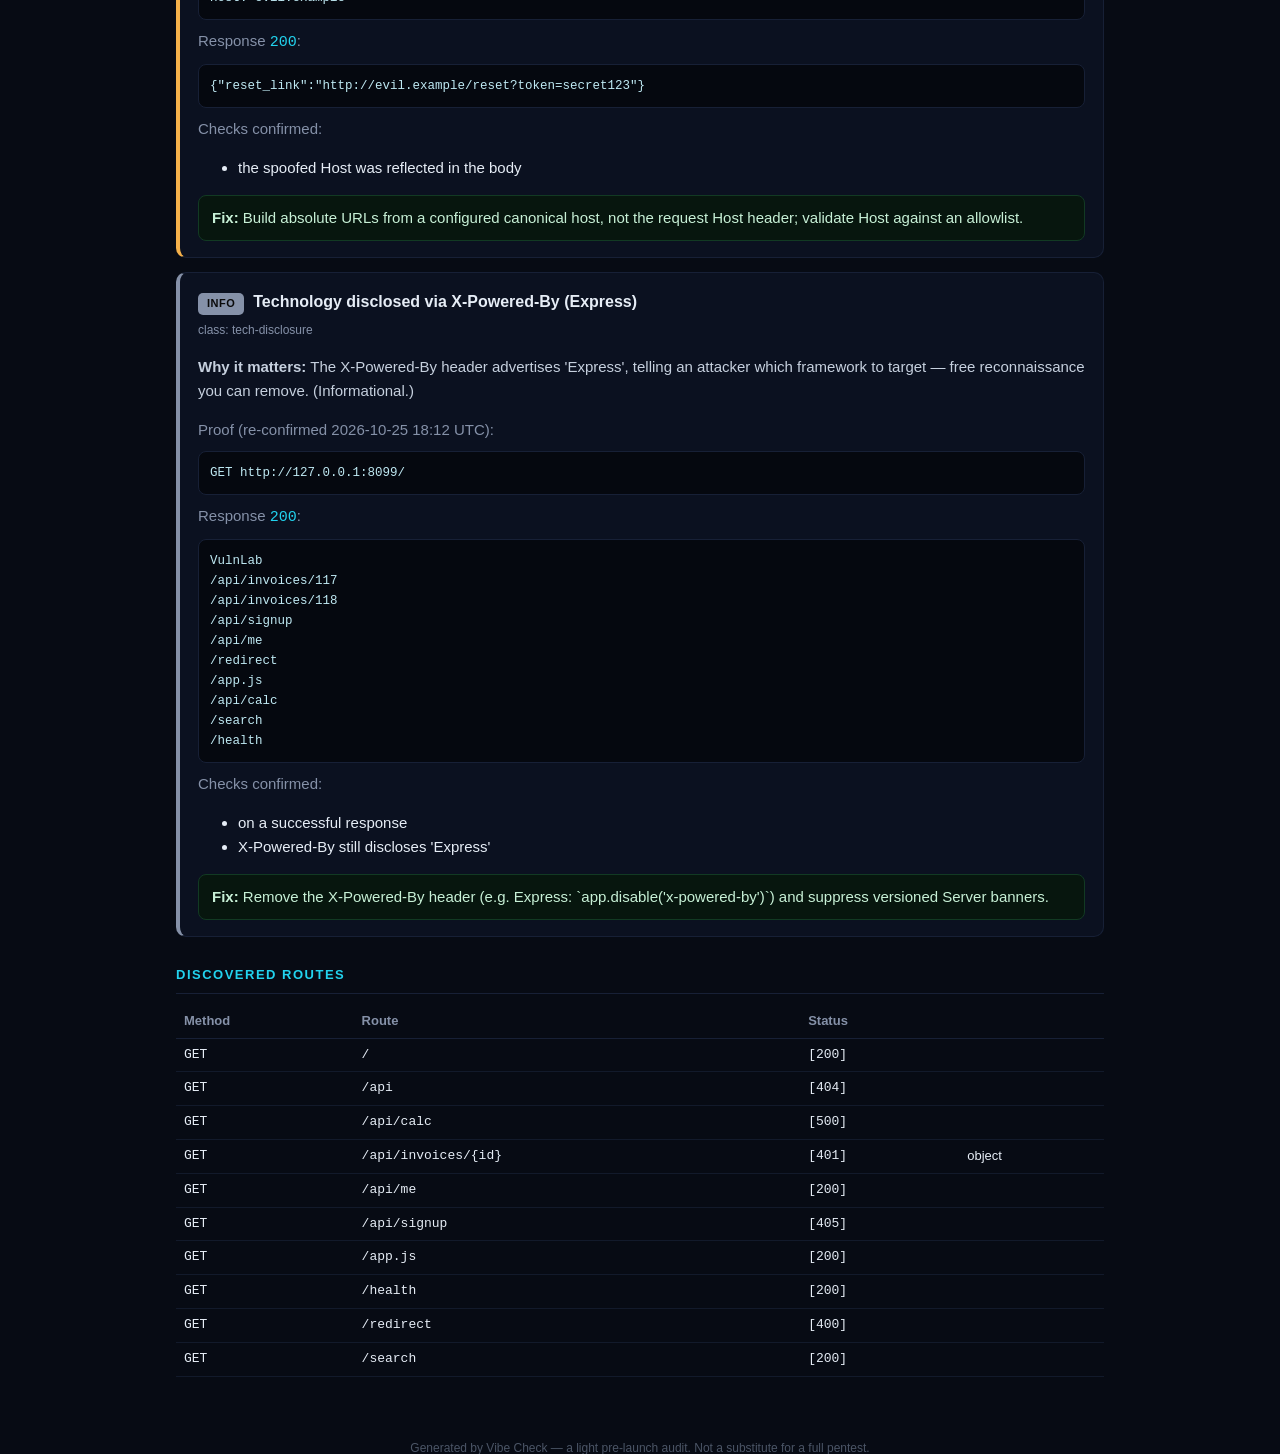
<file: assets/report/report.html>
<!doctype html>
<html lang="en"><head><meta charset="utf-8">
<meta name="viewport" content="width=device-width, initial-scale=1">
<title>Vibe Check — http://127.0.0.1:8099</title>
<style>
  :root { color-scheme: dark; --bg:#070b14; --panel:#0b1120; --line:#172036;
           --cyan:#22d3ee; --mag:#ff3d81; --ink:#e6edf6; --mut:#8591a8; }
  * { box-sizing: border-box; }
  body { margin:0; background:var(--bg); color:var(--ink);
          font:15px/1.6 ui-sans-serif,-apple-system,"Segoe UI",Roboto,sans-serif; }
  .mono, code, pre { font-family: ui-monospace,SFMono-Regular,Menlo,monospace; }
  .wrap { max-width:960px; margin:0 auto; padding:0 16px; }
  .topbar { height:3px; background:linear-gradient(90deg,var(--cyan),var(--mag)); }
  header { border-bottom:1px solid var(--line); background:linear-gradient(180deg,#0a1222,#070b14); }
  .brand { font-weight:800; letter-spacing:2px; font-size:21px; padding:22px 0 2px;
            background:linear-gradient(90deg,var(--cyan),var(--mag));
            -webkit-background-clip:text; background-clip:text; color:transparent; }
  .sub { color:var(--mut); font-size:13px; padding-bottom:20px; }
  .verdict { margin:20px 0 14px; padding:14px 18px; border-radius:10px; font-weight:800; letter-spacing:.3px; }
  .verdict.crit { background:var(--mag); color:#0a0a0a; }
  .verdict.warn { background:#f5b14a; color:#111; }
  .verdict.ok { background:#34c759; color:#06230f; }
  .badge { display:inline-block; padding:3px 12px; border-radius:999px; color:#0a0a0a;
            font-weight:800; font-size:12px; margin:0 6px 6px 0; }
  .badge.ok { background:#34c759; }
  section { margin:28px 0; }
  h2 { font-size:13px; text-transform:uppercase; letter-spacing:1.5px; color:var(--cyan);
        border-bottom:1px solid var(--line); padding-bottom:7px; }
  h2 small { text-transform:none; letter-spacing:0; color:var(--mut); font-weight:400; }
  .card { border:1px solid var(--line); border-left-width:4px; border-radius:10px;
           padding:16px 18px; margin:14px 0; background:var(--panel); }
  .card h3 { margin:0 0 6px; font-size:16px; }
  .card .cls { color:var(--mut); font-size:12px; margin-bottom:10px; }
  .sevtag { display:inline-block; padding:2px 9px; border-radius:5px; color:#0a0a0a;
             font-weight:800; font-size:11px; letter-spacing:.5px; margin-right:9px; }
  pre { background:#05080f; border:1px solid var(--line); border-radius:8px; padding:11px;
         overflow:auto; font-size:12.5px; margin:9px 0; color:#bfe9f3; }
  code { color:var(--cyan); }
  .fix { background:#07160e; border:1px solid #123a23; border-radius:8px; padding:10px 13px; color:#c7f0d6; }
  .muted { color:var(--mut); } .why { color:#c6d0de; }
  table { width:100%; border-collapse:collapse; font-size:13px; }
  th { text-align:left; color:var(--mut); font-weight:600; border-bottom:1px solid var(--line); padding:6px 8px; }
  td { border-bottom:1px solid #121a2b; padding:6px 8px; }
  ul.susp { list-style:none; padding:0; } ul.susp li { padding:4px 0; color:var(--mut); }
  footer { color:#4b5566; font-size:12px; padding:34px 0; text-align:center; }
</style></head>
<body>
<div class="topbar"></div>
<header><div class="wrap">
  <div class="brand">VIROBIT // VIBE CHECK</div>
  <div class="sub">http://127.0.0.1:8099 · generated 2026-10-25 18:13 UTC · authorization: VulnLab sandbox (localhost demo)</div>
</div></header>
<div class="wrap">
  <div class="verdict crit">VERDICT — GRADE F — 19 confirmed, fix before you ship</div>
  <div><span class="badge" style="background:#ff3d81">CRITICAL × 7</span><span class="badge" style="background:#ff6b6b">HIGH × 3</span><span class="badge" style="background:#f5b14a">MEDIUM × 8</span><span class="badge" style="background:#8591a8">INFO × 1</span></div>
  <p class="muted">Every confirmed finding was re-executed and re-confirmed by the engine.
     Suspicions were proposed but could not be proven and do not count toward the verdict.</p>
  
  <section><h2>Confirmed findings</h2><div class='card' style='border-left-color:#ff3d81'><h3><span class='sevtag' style='background:#ff3d81'>CRITICAL</span>Exposed .env file (secrets served from web root)</h3><div class='cls'>class: sensitive-file-exposure</div><p class='why'><b>Why it matters:</b> Your .env — database URLs, API keys, JWT secrets — is downloadable by anyone.</p><div class='muted'>Proof (re-confirmed 2026-10-25 18:12 UTC):</div><pre>GET http://127.0.0.1:8099/.env</pre><div class='muted'>Response <code>200</code>:</div><pre>DATABASE_URL=postgres://user:pw@localhost/db
STRIPE_SECRET_KEY=***redacted***
JWT_SECRET=***redacted***
</pre><div class='muted'>Checks confirmed:</div><ul><li>body is KEY=VALUE environment config</li><li>response is the real file, not an SPA catch-all page</li></ul><div class='fix'><b>Fix:</b> Stop serving dotfiles from the web root, move secrets out of the served directory, and ROTATE every key that was exposed.</div></div>
<div class='card' style='border-left-color:#ff3d81'><h3><span class='sevtag' style='background:#ff3d81'>CRITICAL</span>Exposed SQL database dump (backup.sql)</h3><div class='cls'>class: backup-file-exposure</div><p class='why'><b>Why it matters:</b> /backup.sql is downloadable by anyone — a database dump or config backup hands over your data and secrets wholesale.</p><div class='muted'>Proof (re-confirmed 2026-10-25 18:12 UTC):</div><pre>GET http://127.0.0.1:8099/backup.sql</pre><div class='muted'>Response <code>200</code>:</div><pre>-- MySQL dump
CREATE TABLE users (id INT, email TEXT, password_hash TEXT);
INSERT INTO users VALUES (1, &#x27;alice@example.com&#x27;, &#x27;$2b$...&#x27;);
</pre><div class='muted'>Checks confirmed:</div><ul><li>/backup.sql carries a real backup/dump signature</li></ul><div class='fix'><b>Fix:</b> Remove backup/dump files from the web root and block dotfile/backup extensions at the web server; rotate anything exposed.</div></div>
<div class='card' style='border-left-color:#ff3d81'><h3><span class='sevtag' style='background:#ff3d81'>CRITICAL</span>Stripe secret key exposed in client code</h3><div class='cls'>class: client-secret-exposure</div><p class='why'><b>Why it matters:</b> A Stripe SECRET key is shipped to the browser — anyone who views source can charge cards and issue refunds on your account.</p><div class='muted'>Proof (re-confirmed 2026-10-25 18:12 UTC):</div><pre>GET http://127.0.0.1:8099/app.js</pre><div class='muted'>Response <code>200</code>:</div><pre>const API = &#x27;/api&#x27;;
const STRIPE_SECRET_KEY = &#x27;***redacted***&#x27;;
const AWS_ACCESS_KEY_ID = &#x27;***redacted***&#x27;;
</pre><div class='muted'>Checks confirmed:</div><ul><li>Stripe secret key pattern present in the response</li></ul><div class='fix'><b>Fix:</b> Move the secret key server-side, use only the publishable key client-side, and rotate the exposed key now.</div></div>
<div class='card' style='border-left-color:#ff3d81'><h3><span class='sevtag' style='background:#ff3d81'>CRITICAL</span>AWS access key id exposed in client code</h3><div class='cls'>class: client-secret-exposure</div><p class='why'><b>Why it matters:</b> An AWS access key id is embedded in client code — a path to full cloud-account abuse if the secret is nearby or reused.</p><div class='muted'>Proof (re-confirmed 2026-10-25 18:12 UTC):</div><pre>GET http://127.0.0.1:8099/app.js</pre><div class='muted'>Response <code>200</code>:</div><pre>const API = &#x27;/api&#x27;;
const STRIPE_SECRET_KEY = &#x27;***redacted***&#x27;;
const AWS_ACCESS_KEY_ID = &#x27;***redacted***&#x27;;
</pre><div class='muted'>Checks confirmed:</div><ul><li>AWS access key id pattern present in the response</li></ul><div class='fix'><b>Fix:</b> Remove AWS credentials from the frontend and rotate the key immediately.</div></div>
<div class='card' style='border-left-color:#ff3d81'><h3><span class='sevtag' style='background:#ff3d81'>CRITICAL</span>Guessable password-reset token on /password-reset</h3><div class='cls'>class: weak-reset-token</div><p class='why'><b>Why it matters:</b> The reset token is only 9 characters (low entropy, brute-forceable), so an attacker can guess it outright. A leaked or guessable reset token is full account takeover — the single most damaging bug a vibe-coded auth flow ships with.</p><div class='muted'>Proof (re-confirmed 2026-10-25 18:13 UTC):</div><pre>GET http://127.0.0.1:8099/password-reset?email=vibe-check-probe@example.com</pre><div class='muted'>Response <code>200</code>:</div><pre>{&quot;reset_link&quot;:&quot;http://127.0.0.1:8099/reset?token=secret123&quot;}</pre><div class='muted'>Checks confirmed:</div><ul><li>the response body leaks a reset/login token</li></ul><div class='fix'><b>Fix:</b> Never return the reset token in the API response — email a link to the registered address only. Use a cryptographically random token (&gt;=32 chars), single-use, short-lived, and rate-limit the reset endpoint.</div></div>
<div class='card' style='border-left-color:#ff3d81'><h3><span class='sevtag' style='background:#ff3d81'>CRITICAL</span>Password-reset token exposed in the response on /api/password/forgot</h3><div class='cls'>class: weak-reset-token</div><p class='why'><b>Why it matters:</b> The reset token is returned in the HTTP response instead of being emailed, so anyone who can call this endpoint can take over the account. A leaked or guessable reset token is full account takeover — the single most damaging bug a vibe-coded auth flow ships with.</p><div class='muted'>Proof (re-confirmed 2026-10-25 18:13 UTC):</div><pre>GET http://127.0.0.1:8099/api/password/forgot?email=vibe-check-probe@example.com</pre><div class='muted'>Response <code>200</code>:</div><pre>{&quot;ok&quot;:true,&quot;email&quot;:&quot;vibe-check-probe@example.com&quot;,&quot;reset_token&quot;:&quot;b7e2a1c9f04d4e5a8c3b6d9e1f2a7c84&quot;,&quot;reset_url&quot;:&quot;http://localhost/reset?token=b7e2a1c9f04d4e5a8c3b6d9e1f2a7c84&quot;}</pre><div class='muted'>Checks confirmed:</div><ul><li>the response body leaks a reset/login token</li></ul><div class='fix'><b>Fix:</b> Never return the reset token in the API response — email a link to the registered address only. Use a cryptographically random token (&gt;=32 chars), single-use, short-lived, and rate-limit the reset endpoint.</div></div>
<div class='card' style='border-left-color:#ff3d81'><h3><span class='sevtag' style='background:#ff3d81'>CRITICAL</span>Cross-account object read (IDOR/BOLA) on /api/invoices/{id}</h3><div class='cls'>class: idor</div><p class='why'><b>Why it matters:</b> Two different logged-in users (alice and bob) receive the same private object at /api/invoices/117. The endpoint never checks ownership, so any authenticated user can read anyone else&#x27;s records.</p><div class='muted'>Proof (re-confirmed 2026-10-25 18:13 UTC):</div><pre>GET http://127.0.0.1:8099/api/invoices/117
Authorization: ***masked***</pre><div class='muted'>Response <code>200</code>:</div><pre>{&quot;owner&quot;:&quot;alice&quot;,&quot;owner_email&quot;:&quot;alice@example.com&quot;,&quot;total&quot;:1200}</pre><div class='muted'>Checks confirmed:</div><ul><li>bob received byte-identical data to alice</li></ul><div class='fix'><b>Fix:</b> Enforce an ownership/authorization check (object.owner_id == the current user) before returning the object; return 403 otherwise.</div></div>
<div class='card' style='border-left-color:#ff6b6b'><h3><span class='sevtag' style='background:#ff6b6b'>HIGH</span>CORS reflects any origin with credentials on /api/me</h3><div class='cls'>class: cors-misconfiguration</div><p class='why'><b>Why it matters:</b> The endpoint echoes any website&#x27;s Origin and allows credentials, so a malicious site can read this authenticated response from a logged-in user&#x27;s browser.</p><div class='muted'>Proof (re-confirmed 2026-10-25 18:12 UTC):</div><pre>GET http://127.0.0.1:8099/api/me
Origin: https://evil.example</pre><div class='muted'>Response <code>200</code>:</div><pre>{&quot;user&quot;:&quot;anonymous&quot;}</pre><div class='muted'>Checks confirmed:</div><ul><li>reflected the attacker Origin</li><li>allowed credentials cross-origin</li></ul><div class='fix'><b>Fix:</b> Never reflect the Origin header. Allow only an explicit allowlist of trusted origins, and don&#x27;t combine a wildcard origin with credentials.</div></div>
<div class='card' style='border-left-color:#ff6b6b'><h3><span class='sevtag' style='background:#ff6b6b'>HIGH</span>Reflected input (likely XSS) via ?q= on /search</h3><div class='cls'>class: reflected-input</div><p class='why'><b>Why it matters:</b> The `q` parameter is reflected into the HTML response unencoded, so an attacker can inject script and run it in a victim&#x27;s browser (reflected XSS).</p><div class='muted'>Proof (re-confirmed 2026-10-25 18:13 UTC):</div><pre>GET http://127.0.0.1:8099/search?q=vck9z%3Csvg/onload%3D1%3E</pre><div class='muted'>Response <code>200</code>:</div><pre>&lt;!doctype html&gt;&lt;html&gt;&lt;body&gt;Results for: vck9z&lt;svg/onload=1&gt;&lt;/body&gt;&lt;/html&gt;</pre><div class='muted'>Checks confirmed:</div><ul><li>the HTML-breaking payload was reflected unencoded</li><li>in an HTML response</li></ul><div class='fix'><b>Fix:</b> Context-encode all user input on output (HTML-escape), and add a Content-Security-Policy as defense in depth.</div></div>
<div class='card' style='border-left-color:#ff6b6b'><h3><span class='sevtag' style='background:#ff6b6b'>HIGH</span>Stack trace / debug output leaked on /api/calc</h3><div class='cls'>class: debug-disclosure</div><p class='why'><b>Why it matters:</b> The app returns internal stack traces or debug pages to clients, exposing file paths, framework internals and sometimes secrets — and it usually means debug mode is enabled in production.</p><div class='muted'>Proof (re-confirmed 2026-10-25 18:13 UTC):</div><pre>GET http://127.0.0.1:8099/api/calc</pre><div class='muted'>Response <code>500</code>:</div><pre>Traceback (most recent call last):
  File &quot;/Users/trading/ClaudeWorkspace/vibe-stresser/targets/vulnlab/app.py&quot;, line 71, in calc
    return str(1 / int(x))
               ~~^~~~~~~~
ZeroDivisionError: division by zero
</pre><div class='muted'>Checks confirmed:</div><ul><li>error/debug marker present in the response</li></ul><div class='fix'><b>Fix:</b> Turn off debug mode in production and return generic error pages; log the details server-side only.</div></div>
<div class='card' style='border-left-color:#f5b14a'><h3><span class='sevtag' style='background:#f5b14a'>MEDIUM</span>Missing security headers (x-content-type-options, x-frame-options, content-security-policy, referrer-policy)</h3><div class='cls'>class: security-headers</div><p class='why'><b>Why it matters:</b> Without these headers the app is exposed in the browser to MIME-type sniffing, clickjacking, cross-site scripting and content injection, leaking URLs to third parties via the Referer header — cheap, high-value hardening a vibe-coded app almost always skips.</p><div class='muted'>Proof (re-confirmed 2026-10-25 18:12 UTC):</div><pre>GET http://127.0.0.1:8099/</pre><div class='muted'>Response <code>200</code>:</div><pre>VulnLab
/api/invoices/117
/api/invoices/118
/api/signup
/api/me
/redirect
/app.js
/api/calc
/search
/health
</pre><div class='muted'>Checks confirmed:</div><ul><li>x-content-type-options is not set on the response</li><li>x-frame-options is not set on the response</li><li>content-security-policy is not set on the response</li><li>referrer-policy is not set on the response</li></ul><div class='fix'><b>Fix:</b> Send `X-Content-Type-Options: nosniff`. Send `X-Frame-Options: DENY` (or a CSP `frame-ancestors &#x27;none&#x27;`). Add a restrictive `Content-Security-Policy`, e.g. `default-src &#x27;self&#x27;`. Send `Referrer-Policy: strict-origin-when-cross-origin`.</div></div>
<div class='card' style='border-left-color:#f5b14a'><h3><span class='sevtag' style='background:#f5b14a'>MEDIUM</span>Session cookie &#x27;session&#x27; set without HttpOnly</h3><div class='cls'>class: insecure-cookie</div><p class='why'><b>Why it matters:</b> The &#x27;session&#x27; cookie is readable from JavaScript, so any XSS on the site can steal the session and impersonate the user.</p><div class='muted'>Proof (re-confirmed 2026-10-25 18:12 UTC):</div><pre>GET http://127.0.0.1:8099/login</pre><div class='muted'>Response <code>200</code>:</div><pre>logged in</pre><div class='muted'>Checks confirmed:</div><ul><li>a session cookie is set</li><li>the cookie lacks HttpOnly</li></ul><div class='fix'><b>Fix:</b> Set the cookie with HttpOnly (and Secure + SameSite): e.g. `Set-Cookie: session=...; HttpOnly; Secure; SameSite=Lax`.</div></div>
<div class='card' style='border-left-color:#f5b14a'><h3><span class='sevtag' style='background:#f5b14a'>MEDIUM</span>Open redirect via ?url= on /redirect</h3><div class='cls'>class: open-redirect</div><p class='why'><b>Why it matters:</b> The `url` parameter sends users to any URL, so an attacker can craft a link on your domain that lands victims on a phishing site.</p><div class='muted'>Proof (re-confirmed 2026-10-25 18:13 UTC):</div><pre>GET http://127.0.0.1:8099/redirect?url=https%3A%2F%2Fevil.example%2F</pre><div class='muted'>Response <code>302</code>:</div><pre></pre><div class='muted'>Checks confirmed:</div><ul><li>redirected off-site to the attacker URL</li></ul><div class='fix'><b>Fix:</b> Redirect only to a known allowlist of internal paths, or validate the target is same-origin before redirecting.</div></div>
<div class='card' style='border-left-color:#f5b14a'><h3><span class='sevtag' style='background:#f5b14a'>MEDIUM</span>GraphQL introspection enabled on /graphql</h3><div class='cls'>class: graphql-introspection</div><p class='why'><b>Why it matters:</b> Introspection is on, so anyone can download your full GraphQL schema — every type, field and mutation — making the rest of the API trivial to attack.</p><div class='muted'>Proof (re-confirmed 2026-10-25 18:13 UTC):</div><pre>POST http://127.0.0.1:8099/graphql
Content-Type: application/json

{&quot;query&quot;:&quot;query{__schema{queryType{name}}}&quot;}</pre><div class='muted'>Response <code>200</code>:</div><pre>{&quot;data&quot;:{&quot;__schema&quot;:{&quot;queryType&quot;:{&quot;name&quot;:&quot;Query&quot;},&quot;types&quot;:[{&quot;name&quot;:&quot;User&quot;},{&quot;name&quot;:&quot;Invoice&quot;}]}}}</pre><div class='muted'>Checks confirmed:</div><ul><li>schema introspection returned the schema</li></ul><div class='fix'><b>Fix:</b> Disable introspection in production (e.g. the GraphQL server&#x27;s introspection flag), or gate it behind authentication.</div></div>
<div class='card' style='border-left-color:#f5b14a'><h3><span class='sevtag' style='background:#f5b14a'>MEDIUM</span>Prometheus metrics endpoint exposed</h3><div class='cls'>class: exposed-management-endpoint</div><p class='why'><b>Why it matters:</b> Operational metrics (and often internal hostnames and counts) are public.</p><div class='muted'>Proof (re-confirmed 2026-10-25 18:13 UTC):</div><pre>GET http://127.0.0.1:8099/metrics</pre><div class='muted'>Response <code>200</code>:</div><pre># HELP http_requests_total Total HTTP requests
# TYPE http_requests_total counter
http_requests_total 1337
</pre><div class='muted'>Checks confirmed:</div><ul><li>response is a real /metrics endpoint</li></ul><div class='fix'><b>Fix:</b> Require authentication for /metrics or bind it to an internal network only.</div></div>
<div class='card' style='border-left-color:#f5b14a'><h3><span class='sevtag' style='background:#f5b14a'>MEDIUM</span>Open directory listing at /files/</h3><div class='cls'>class: directory-listing</div><p class='why'><b>Why it matters:</b> Anyone can browse every file under /files/ — including backups, dumps and source that were never meant to be downloadable.</p><div class='muted'>Proof (re-confirmed 2026-10-25 18:13 UTC):</div><pre>GET http://127.0.0.1:8099/files/</pre><div class='muted'>Response <code>200</code>:</div><pre>&lt;html&gt;&lt;head&gt;&lt;title&gt;Index of /files&lt;/title&gt;&lt;/head&gt;&lt;body&gt;&lt;h1&gt;Index of /files&lt;/h1&gt;&lt;ul&gt;&lt;li&gt;backup.zip&lt;/li&gt;&lt;li&gt;db.sql&lt;/li&gt;&lt;/ul&gt;&lt;/body&gt;&lt;/html&gt;</pre><div class='muted'>Checks confirmed:</div><ul><li>response is a directory autoindex page</li></ul><div class='fix'><b>Fix:</b> Turn off directory autoindex (e.g. nginx `autoindex off`) and serve an explicit index or 403 instead.</div></div>
<div class='card' style='border-left-color:#f5b14a'><h3><span class='sevtag' style='background:#f5b14a'>MEDIUM</span>Exposed docker-compose.yml</h3><div class='cls'>class: exposed-config-file</div><p class='why'><b>Why it matters:</b> /docker-compose.yml is downloadable, exposing your service layout, image/registry names and pipeline — and sometimes embedded secrets.</p><div class='muted'>Proof (re-confirmed 2026-10-25 18:13 UTC):</div><pre>GET http://127.0.0.1:8099/docker-compose.yml</pre><div class='muted'>Response <code>200</code>:</div><pre>version: &#x27;3&#x27;
services:
  web:
    image: myapp:latest
    environment:
      - DB_PASSWORD=supersecret
</pre><div class='muted'>Checks confirmed:</div><ul><li>/docker-compose.yml carries a /docker-compose.yml format signature</li></ul><div class='fix'><b>Fix:</b> Don&#x27;t deploy CI/infra config to the web root; block these filenames at the web server.</div></div>
<div class='card' style='border-left-color:#f5b14a'><h3><span class='sevtag' style='background:#f5b14a'>MEDIUM</span>Host header reflected on /password-reset</h3><div class='cls'>class: host-header-injection</div><p class='why'><b>Why it matters:</b> The app trusts the Host header to build absolute links, so an attacker can set Host to their domain and poison password-reset links or caches.</p><div class='muted'>Proof (re-confirmed 2026-10-25 18:13 UTC):</div><pre>GET http://127.0.0.1:8099/password-reset
Host: evil.example</pre><div class='muted'>Response <code>200</code>:</div><pre>{&quot;reset_link&quot;:&quot;http://evil.example/reset?token=secret123&quot;}</pre><div class='muted'>Checks confirmed:</div><ul><li>the spoofed Host was reflected in the body</li></ul><div class='fix'><b>Fix:</b> Build absolute URLs from a configured canonical host, not the request Host header; validate Host against an allowlist.</div></div>
<div class='card' style='border-left-color:#8591a8'><h3><span class='sevtag' style='background:#8591a8'>INFO</span>Technology disclosed via X-Powered-By (Express)</h3><div class='cls'>class: tech-disclosure</div><p class='why'><b>Why it matters:</b> The X-Powered-By header advertises &#x27;Express&#x27;, telling an attacker which framework to target — free reconnaissance you can remove. (Informational.)</p><div class='muted'>Proof (re-confirmed 2026-10-25 18:12 UTC):</div><pre>GET http://127.0.0.1:8099/</pre><div class='muted'>Response <code>200</code>:</div><pre>VulnLab
/api/invoices/117
/api/invoices/118
/api/signup
/api/me
/redirect
/app.js
/api/calc
/search
/health
</pre><div class='muted'>Checks confirmed:</div><ul><li>on a successful response</li><li>X-Powered-By still discloses &#x27;Express&#x27;</li></ul><div class='fix'><b>Fix:</b> Remove the X-Powered-By header (e.g. Express: `app.disable(&#x27;x-powered-by&#x27;)`) and suppress versioned Server banners.</div></div></section>
  
  <section><h2>Discovered routes</h2>
    <table><thead><tr><th>Method</th><th>Route</th><th>Status</th><th></th></tr></thead><tr><td class='mono'>GET</td><td class='mono'>/</td><td class='mono'>[200]</td><td></td></tr><tr><td class='mono'>GET</td><td class='mono'>/api</td><td class='mono'>[404]</td><td></td></tr><tr><td class='mono'>GET</td><td class='mono'>/api/calc</td><td class='mono'>[500]</td><td></td></tr><tr><td class='mono'>GET</td><td class='mono'>/api/invoices/{id}</td><td class='mono'>[401]</td><td>object</td></tr><tr><td class='mono'>GET</td><td class='mono'>/api/me</td><td class='mono'>[200]</td><td></td></tr><tr><td class='mono'>GET</td><td class='mono'>/api/signup</td><td class='mono'>[405]</td><td></td></tr><tr><td class='mono'>GET</td><td class='mono'>/app.js</td><td class='mono'>[200]</td><td></td></tr><tr><td class='mono'>GET</td><td class='mono'>/health</td><td class='mono'>[200]</td><td></td></tr><tr><td class='mono'>GET</td><td class='mono'>/redirect</td><td class='mono'>[400]</td><td></td></tr><tr><td class='mono'>GET</td><td class='mono'>/search</td><td class='mono'>[200]</td><td></td></tr></table></section>
</div>
<footer>Generated by Vibe Check — a light pre-launch audit. Not a substitute for a full pentest.</footer>
</body></html>
</file>
<file: assets/showcase.css>
:root{color-scheme:dark;--bg:#070b12;--panel:#0c131d;--line:#1d2935;--ink:#eef3f6;--muted:#99a8b8;--cyan:#75f2dd;--pink:#ff6596;--amber:#f4be73;--violet:#b59bff;--mono:ui-monospace,SFMono-Regular,Consolas,monospace;--sans:-apple-system,BlinkMacSystemFont,"Segoe UI",sans-serif}*{box-sizing:border-box}html{scroll-behavior:smooth;scroll-padding-top:100px}body{margin:0;background:var(--bg);color:var(--ink);font:16px/1.6 var(--sans);-webkit-font-smoothing:antialiased}a{color:inherit;text-decoration:none}button{font:inherit}button,a,summary{-webkit-tap-highlight-color:transparent}button:focus-visible,a:focus-visible,summary:focus-visible{outline:2px solid var(--cyan);outline-offset:5px}button{cursor:pointer}svg{display:block}.container{width:min(1200px,calc(100% - 64px));margin-inline:auto}h1,h2,h3,p{margin:0}h1,h2,h3{font-weight:650}h1,h2{text-wrap:balance}p{color:var(--muted)}.skip{position:fixed;top:10px;left:12px;transform:translateY(-180%);background:var(--cyan);color:var(--bg);padding:8px;z-index:100}.skip:focus{transform:none}.nav{height:80px;border-bottom:1px solid #ffffff0a;background:#070b12e8;backdrop-filter:blur(18px);position:sticky;top:0;z-index:50}.nav-inner{height:100%;display:flex;align-items:center;justify-content:space-between;gap:20px}.brand{display:inline-flex;align-items:center;gap:11px;font:750 17px/1 var(--mono);letter-spacing:-.5px}.brand svg{width:29px;height:29px;stroke:var(--cyan);fill:none;stroke-width:1.5}.brand-light{font-weight:400;color:var(--muted);margin-left:5px}.nav nav{display:flex;gap:32px;align-items:center;font-size:13px;color:#bec8d2}.nav nav>a:hover{color:var(--cyan)}.nav-cta{border:1px solid #3e515b;padding:9px 15px;border-radius:7px}.nav-cta span{margin-left:14px}.hero{position:relative;text-align:center;padding:55px 0 37px;isolation:isolate}.eyebrow{display:flex;align-items:center;gap:10px;font:10px/1.5 var(--mono);letter-spacing:2px;color:var(--cyan)}.hero>.eyebrow{justify-content:center}.status-dot{display:inline-block;width:5px;height:5px;border-radius:50%;background:var(--cyan);box-shadow:0 0 10px #75f2dd65;flex:none}.eyebrow-line{width:32px;height:1px;background:#45605f}.hero h1{font-size:clamp(48px,6.5vw,88px);line-height:1.07;letter-spacing:-3.4px;margin-top:23px}.hero h1>span{background:linear-gradient(105deg,#e4f6f4 6%,#7ce9d9 69%,#76aab5);background-clip:text;-webkit-background-clip:text;color:transparent}.hero-description{font-size:18px;line-height:1.65;margin:22px auto 0;max-width:620px}.hero-actions{display:flex;align-items:center;gap:12px;justify-content:center;margin-top:27px}.button{display:inline-flex;align-items:center;justify-content:center;gap:25px;border:1px solid transparent;border-radius:7px;padding:13px 20px;font-size:13px;font-weight:650;transition:transform .2s,box-shadow .2s,background .2s}.button:hover{transform:translateY(-2px)}.primary{color:#07231f;background:var(--cyan);box-shadow:0 3px 25px #75f2dd15}.primary:hover{background:#a2ffed;box-shadow:0 5px 32px #75f2dd2d}.secondary{background:#111923;color:#dee7ed;border-color:#2c3c47}.secondary:hover{border-color:#5b747b}.hero-notes{display:flex;justify-content:center;gap:20px;color:#83969e;font:10px/1.6 var(--mono);margin-top:21px}.hero-notes span{display:flex;gap:7px;align-items:center}.hero-notes span:before{content:"✓";color:#709b91}.halo{position:absolute;inset:18% 0 -65%;z-index:-1;pointer-events:none;background:radial-gradient(ellipse at 50% 85%,#15433c60,transparent 56%);filter:blur(25px)}.experience{position:relative;scroll-margin-top:22px}.section-caption{display:flex;justify-content:space-between;gap:20px;font:9px/1.5 var(--mono);letter-spacing:1.5px;color:#95b1b1;margin-bottom:12px}.preview-caption{letter-spacing:0;color:#8799a7}.app-shell{overflow:hidden;border:1px solid #355052;border-radius:13px;box-shadow:0 0 0 5px #75f2dd03,0 25px 110px #000b;background:#0a111a}.app-titlebar{height:45px;display:flex;align-items:center;gap:19px;padding:0 19px;background:linear-gradient(180deg,#19252d,#111c24);border-bottom:1px solid #293941}.traffic{display:flex;gap:6px}.traffic i{width:7px;height:7px;border-radius:50%;background:#cf7470}.traffic i:nth-child(2){background:#c5aa64}.traffic i:nth-child(3){background:#6da991}.app-name{font:9px/1 var(--mono);letter-spacing:1.3px}.app-name>span{color:#94a5b1;letter-spacing:0;margin-left:10px}.sample-badge{margin-left:auto;font:8px/1 var(--mono);letter-spacing:1px;color:#b6a4d8;padding:5px 7px;border:1px solid #7b669a45;border-radius:4px}.tour-bar{display:flex;align-items:center;justify-content:space-between;gap:10px;padding:9px 17px;border-bottom:1px solid var(--line);background:#0e1721}.tour-bar [role=tablist]{display:flex;gap:7px}.tour-bar [role=tab]{border:1px solid transparent;background:transparent;color:#98a9b8;border-radius:5px;padding:8px 14px;font:11px/1 var(--mono)}.tour-bar [role=tab]>span{font-size:9px;color:#5f7c89;margin-right:6px}.tour-bar [aria-selected=true]{border-color:#4778686b;background:#75f2dd0b;color:#b7f9e8}.tour-bar [aria-selected=true]>span{color:var(--cyan)}.motion-button{border:0;background:transparent;color:#9aabb7;font:9px/1 var(--mono);padding:10px}.motion-button>span{color:var(--cyan);margin-left:6px}.app-body{display:grid;grid-template-columns:1.55fr 1fr;min-height:447px}.graph-pane{min-width:0;position:relative;background:radial-gradient(ellipse at 47% 50%,#0d2027 0,#09121c 72%);display:flex;flex-direction:column}.graph-heading{display:flex;justify-content:space-between;align-items:center;gap:10px;position:absolute;top:20px;left:22px;right:22px;font:9px/1.5 var(--mono);z-index:1}.live-pill{display:flex;align-items:center;gap:7px;color:#bcdbd6}.graph-number{font-size:8px;letter-spacing:.5px;color:#7c99a2}.attack-graph{width:100%;height:100%;min-height:390px;max-height:430px;margin:auto}.route-node circle{fill:#172a36;stroke:#6eb1ba;stroke-width:1.5}.route-node text{fill:#b6c8d2;font:11px var(--mono);text-anchor:middle}.flow-lines{animation:flow 12s linear infinite;opacity:.7}.signal-branch{stroke:var(--pink);fill:var(--pink)}.signal-branch>path{fill:none;stroke-width:1.5}.signal-branch text{stroke:none;font:8px var(--mono);letter-spacing:.7px}.headers-branch{stroke:var(--amber);fill:var(--amber)}.reset-branch{stroke:var(--violet);fill:var(--violet)}.signal-branch .pulse{fill:none;opacity:.2;animation:pulse 3s ease-out infinite;transform-box:fill-box;transform-origin:center}.app-core circle:first-child{fill:#14333636;stroke:#71cbb149;stroke-dasharray:2 7}.app-core circle:nth-child(2){fill:#102b2d;stroke:#77ddca;stroke-width:1.4}.app-core path{fill:none;stroke:var(--cyan);stroke-width:2.6;stroke-linecap:round;stroke-linejoin:round}.app-core text{text-anchor:middle;fill:#b8dfd9;letter-spacing:2px;font:10px var(--mono)}.core-ring{transform-origin:350px 223px;animation:orbit 35s linear infinite}.repair-node{display:none}.repair-node rect{fill:#12372e;stroke:#68c4a6}.repair-node text{text-anchor:middle;fill:var(--cyan);font:9px var(--mono)}.app-body[data-view=retest] .repair-node{display:initial}.app-body[data-view=retest] .access-branch{opacity:0}.app-body[data-view=retest] .route-lines{stroke:#5ba99b}.app-body[data-view=evidence] .access-branch{filter:drop-shadow(0 0 5px #ff659650)}.app-body[data-finding=headers] .access-branch,.app-body[data-finding=reset] .access-branch{opacity:.3}.app-body[data-finding=access] .headers-branch,.app-body[data-finding=reset] .headers-branch{opacity:.4}.app-body[data-finding=access] .reset-branch,.app-body[data-finding=headers] .reset-branch{opacity:.4}.graph-legend{display:flex;align-items:center;gap:18px;padding:12px 20px 16px;font:8px/1.6 var(--mono);color:#8ba3af}.graph-legend>span{display:flex;align-items:center;gap:5px}.graph-footnote{margin-left:auto;font-size:8px;color:#6b8794}.cyan-dot,.pink-dot{display:inline-block;width:5px;height:5px;border-radius:50%;background:var(--cyan);flex:none}.pink-dot{background:var(--pink)}.inspector{padding:20px 22px 17px;border-left:1px solid #24363f;background:linear-gradient(145deg,#121e29,#0e1822);display:flex;flex-direction:column}.inspector-heading{display:flex;align-items:center;justify-content:space-between;font:9px/1 var(--mono);letter-spacing:1px;color:#acbfc7;margin-bottom:15px}.outline-chip{padding:4px 6px;border:1px solid #33434c;border-radius:4px;font-size:8px;letter-spacing:0}.sample-findings{display:grid;gap:5px}.finding{width:100%;display:flex;text-align:left;align-items:center;gap:11px;border:1px solid transparent;background:transparent;border-radius:6px;padding:10px 9px;color:#d7e1e8;transition:background .2s,border-color .2s}.finding:hover{background:#ffffff05}.finding.active{border-color:#5d3b4d;background:#ff659609}.finding>span:nth-child(2){min-width:0}.finding strong{font-size:11px;font-weight:550;display:block}.finding small{font:8px/1.5 var(--mono);display:block;color:#97a8b6;margin-top:4px}.finding-icon{display:grid;place-items:center;font:15px var(--mono);width:25px;height:25px;border:1px solid #ffffff12;border-radius:6px;background:#ffffff03;flex:none}.pink,.pink-text{color:var(--pink)!important}.amber{color:var(--amber)}.violet,.violet-text{color:var(--violet)!important}.finding-arrow{color:#bbbdca;margin-left:auto}.inspector-detail{border-top:1px solid #293944;margin-top:17px;padding-top:17px}.detail-status{font:7px/1.5 var(--mono);letter-spacing:.8px;color:#de91ab}.inspector-detail h3{font-size:17px;line-height:1.35;font-weight:550;margin-top:9px;max-width:300px}.inspector-detail>p{font-size:10px;line-height:1.7;margin-top:9px;max-width:350px}.evidence-lines{margin-top:13px;background:#0710196e;border:1px solid #2b3e48;border-radius:5px;padding:4px 10px}.evidence-lines>div{display:flex;justify-content:space-between;gap:8px;padding:7px 0;border-bottom:1px solid #ffffff08;font:8px/1.5 var(--mono);color:#91a8b5}.evidence-lines>div:last-child{border:0}.evidence-lines b{color:#b6d5ce;font-size:8px;font-weight:400;text-align:right}.inspector-footer{display:flex;gap:8px;align-items:center;font:8px/1.6 var(--mono);color:#8099a6;padding-top:15px;margin-top:auto}.tiny-cross{color:var(--cyan);font-size:13px}.app-statusbar{display:flex;justify-content:space-between;gap:10px;border-top:1px solid #2b3d46;padding:11px 18px;background:#101b24;font:8px/1.6 var(--mono);color:#78919f}.app-statusbar>span:first-child{display:flex;gap:7px;align-items:center;color:#adcbc4}.app-statusbar>span:last-child{font-size:7px;letter-spacing:.6px}.preview-bottom{display:flex;justify-content:space-between;align-items:flex-start;gap:20px;margin-top:15px;font-size:10px}.preview-bottom p{line-height:1.7;color:#8397a3}.preview-bottom>a{font:10px/1.5 var(--mono);color:#b4d5cb;white-space:nowrap}.preview-bottom>a:hover{text-decoration:underline}.stack-strip{padding:45px 0 48px;display:flex;gap:45px;align-items:center;border-bottom:1px solid var(--line)}.stack-strip>span{font:8px/1.4 var(--mono);letter-spacing:1.4px;color:#6d8694;max-width:110px}.stack-strip>div{display:flex;flex-wrap:wrap;gap:37px;color:#bac5ce;font-size:14px}.section{padding-block:100px}.section-intro{display:flex;justify-content:space-between;align-items:flex-end;gap:50px;margin-bottom:37px}h2{font-size:clamp(30px,3.5vw,46px);line-height:1.15;letter-spacing:-1.5px;margin-top:15px}.section-intro>p{max-width:370px;font-size:14px;line-height:1.8}.workflow-grid{display:grid;grid-template-columns:repeat(3,1fr);gap:19px}.workflow-card{background:linear-gradient(140deg,#101a25,#0b131d);border:1px solid #23313e;border-radius:10px;padding:24px}.step-number{font:9px var(--mono);letter-spacing:1.3px;color:#839da8}.mini-visual{height:145px;margin:20px 0 24px;border:1px solid #24343d;border-radius:7px;position:relative;background:#07111a;overflow:hidden}.workflow-card h3{font-size:18px;letter-spacing:-.4px}.workflow-card>p{font-size:12px;line-height:1.9;margin-top:13px}.scope-visual{display:flex;align-items:center;justify-content:center}.scope-radar{height:150px;width:150px;display:grid;place-items:center;border-radius:50%;background:repeating-radial-gradient(circle,#0000 0 23px,#75f2dd17 24px 25px,#0000 26px)}.scope-radar b{font-size:33px;font-weight:400;color:var(--cyan)}.scope-radar i{position:absolute;height:150px;width:150px;border-radius:50%;background:conic-gradient(from 0deg,transparent 280deg,#75f2dd17 355deg,#75f2dd4d);animation:orbit 8s linear infinite}.scope-tag,.scope-limit{position:absolute;font:8px var(--mono);z-index:1;background:#122c2b;padding:5px 7px;color:#abd9cb;border:1px solid #3b6b5a7a;border-radius:4px}.scope-tag{left:14px;top:18px}.scope-limit{bottom:19px;right:15px;color:#91afb8;background:#10202b;border-color:#34536b}.proof-visual{padding:17px 22px;font:10px/2.5 var(--mono);color:#a2b4c4}.proof-visual>span{font-size:7px;color:#79bcae;display:flex;gap:7px;align-items:center;margin-bottom:7px}.proof-visual b{color:var(--cyan);font-weight:400;margin-right:13px}.retest-visual{display:flex;gap:9px;align-items:center;justify-content:center;flex-wrap:wrap;padding:35px 13px}.retest-visual>span{font:8px var(--mono);border:1px solid #354451;padding:6px;border-radius:4px;color:#b1bfcb;z-index:1;background:#0f1924}.retest-visual>i{color:#748994;font-style:normal;font-size:12px}.retest-visual>span:first-child{border-color:#6a3f51;color:#ea9eb8}.retest-visual>span.verified{border-color:#3e6d61;color:#9ee1ca}.retest-line{position:absolute;left:20px;right:20px;height:65px;border:1px dashed #75f2dd26;border-radius:16px;top:42px}.signal-section{border-block:1px solid #203039;background:linear-gradient(130deg,#0b151e,#0b111a)}.signal-grid{display:grid;grid-template-columns:repeat(3,1fr);gap:45px;margin-top:50px}.signal-icon{display:block;font-size:29px;color:var(--cyan);line-height:1;margin-bottom:25px}.small-label{font:8px/1.6 var(--mono);color:#829ba9;letter-spacing:1.1px}.signal-card h3{font-size:22px;line-height:1.35;margin-top:10px;max-width:270px;letter-spacing:-.5px}.signal-card p{font-size:12px;line-height:1.9;margin-top:16px;max-width:330px}.tag-list{display:flex;flex-wrap:wrap;gap:7px;margin-top:22px}.tag-list>span{border:1px solid #2a3a46;border-radius:4px;padding:4px 6px;font:8px/1.6 var(--mono);color:#8da2b3}.report-section{display:grid;grid-template-columns:1fr 1.1fr;gap:80px;align-items:center;overflow:hidden}.report-copy>p{font-size:14px;line-height:1.85;margin-top:23px;max-width:400px}.check-list{padding:0;list-style:none;margin:25px 0 0;font-size:12px;color:#cad6db;display:grid;gap:12px}.check-list li:before{content:"✓";color:var(--cyan);margin-right:10px}.report-copy>p.fine-print{font:9px/1.8 var(--mono);color:#8aa1af;margin-top:24px}.report-art{height:405px;position:relative;margin-right:8px}.report-page{position:absolute;width:275px;height:365px;padding:25px;background:#e8eeed;color:#162a2f;border-radius:4px;box-shadow:0 20px 50px #0005;border:1px solid #a7c4bc}.paper-brand{font:750 10px var(--mono);letter-spacing:1px;display:block}.paper-label{font:7px/1.5 var(--mono);letter-spacing:.9px;color:#5a7476;display:block;margin-top:26px}.report-page h3{font-size:22px;letter-spacing:-.8px;line-height:1.2;margin-top:11px}.front-page{left:0;top:0;transform:rotate(-6deg);z-index:2}.back-page{right:0;bottom:0;transform:rotate(7deg);background:#c8dcda}.paper-chart{display:flex;align-items:center;gap:19px;height:112px;margin-top:15px}.donut{position:relative;width:89px;height:89px;border-radius:50%;background:conic-gradient(#386e68 0 37%,#ec9baf 37% 65%,#bccbcb 65%);display:grid;place-items:center;flex:none}.donut:before{content:"";position:absolute;inset:12px;background:#e8eeed;border-radius:50%}.donut>span{position:relative;text-align:center;font:6px var(--mono);color:#586f73}.donut b{font-size:22px;color:#28484c;font-weight:500}.chart-bars{flex:1;display:grid;gap:8px}.chart-bars>i{height:5px;background:#487d77;border-radius:3px;width:95%}.chart-bars>i:nth-child(2){width:70%;background:#d793a7}.chart-bars>i:nth-child(3){width:45%;background:#9eafb3}.chart-bars small{font:6px var(--mono);color:#5b797b;white-space:nowrap}.paper-rule{height:1px;background:#8da7a650;margin-top:10px}.report-page>p{font:7px/1.4 var(--mono);color:#4c686c;margin-top:13px}.paper-foot{font:6px var(--mono);position:absolute;bottom:20px;letter-spacing:1px;color:#698789}.code-lines{display:grid;gap:8px;margin-top:23px;font:7px/1.7 var(--mono);color:#4a7072}.download-section{padding-top:40px}.download-card{position:relative;overflow:hidden;border:1px solid #31564f;border-radius:14px;padding:45px 55px 30px;background:radial-gradient(ellipse at 85% -20%,#2256444d,transparent 60%),linear-gradient(135deg,#111f26,#0d1720)}.download-top{display:flex;justify-content:space-between;gap:25px;align-items:center}.release-pill{font:8px var(--mono);letter-spacing:.7px;padding:6px 8px;border:1px solid #3d5a51;border-radius:5px;color:#adcabf}.download-card>h2{font-size:clamp(35px,4vw,51px);margin-top:26px}.download-card>p{font-size:13px;line-height:1.9;margin-top:18px}.download-actions{display:flex;gap:27px;align-items:center;flex-wrap:wrap;margin-top:25px}.release-link{font:10px var(--mono);color:#a4c7bf}.release-link:hover{text-decoration:underline}.release-details{display:flex;gap:18px;flex-wrap:wrap;margin-top:19px;color:#94a9ae;font:9px/1.7 var(--mono)}.release-details>span+span:before{content:"·";margin-right:18px;color:#5f847e}.brew{display:flex;justify-content:space-between;gap:20px;align-items:center;background:#071017;border:1px solid #2f474c;border-radius:7px;padding:16px 19px;margin-top:30px}.brew>div{min-width:0}.brew>div>span{font:7px var(--mono);letter-spacing:1.3px;display:block;color:#829fa6;margin-bottom:6px}.brew code{display:block;font:12px/1.8 var(--mono);color:#c7dad8;overflow-wrap:anywhere}.brew button{border:1px solid #385451;color:#bfd8ce;background:#172d2b;font:10px var(--mono);padding:9px 12px;border-radius:5px;flex:none}.brew button>span{margin-left:12px}.download-card>.copy-status{font:9px/1.6 var(--mono);min-height:15px;margin:6px 0 0;color:var(--cyan)}.download-card>.install-note{font:9px/1.7 var(--mono);margin-top:6px;color:#8ba1ad}.faq-section{display:grid;grid-template-columns:1fr 1.3fr;gap:80px;padding-top:0}.faq-list details{border-bottom:1px solid #293741;padding-block:17px}.faq-list summary{cursor:pointer;font-size:13px;list-style:none;display:flex;justify-content:space-between;gap:20px}.faq-list summary:after{content:"+";color:#83aeaa;font:15px var(--mono)}.faq-list details[open] summary:after{content:"−"}.faq-list summary::-webkit-details-marker{display:none}.faq-list p{font-size:12px;line-height:1.8;margin-top:13px;max-width:560px}.footer{display:flex;justify-content:space-between;gap:30px;flex-wrap:wrap;border-top:1px solid var(--line);padding-block:40px}.footer p{font-size:11px;line-height:1.9;margin-top:18px}.footer-links{display:flex;gap:30px;font-size:11px;color:#afc0c9;align-items:flex-start}.footer-links a:hover{color:var(--cyan)}.footer-bottom{width:100%;display:flex;justify-content:space-between;gap:20px;font:8px/1.8 var(--mono);color:#7e96a3;margin-top:12px}@keyframes flow{to{stroke-dashoffset:-306}}@keyframes orbit{to{transform:rotate(360deg)}}@keyframes pulse{0%{opacity:.5;transform:scale(.7)}90%,100%{opacity:0;transform:scale(1.7)}}.motion-paused *, .motion-paused *:before,.motion-paused *:after{animation-play-state:paused!important}@media(min-width:1450px){.hero{padding-top:90px}.hero h1{font-size:92px}}@media(max-width:1000px){.container{width:calc(100% - 44px)}.hero h1{letter-spacing:-3px}.app-body{grid-template-columns:1.4fr 1fr}.graph-number{display:none}.inspector{padding-inline:16px}.graph-legend{gap:10px;padding-inline:14px}.graph-footnote{display:none}.workflow-card{padding:19px}.signal-grid{gap:27px}.report-section{gap:35px}.report-page{width:238px;height:345px;padding:21px}.report-art{height:400px}.donut{width:78px;height:78px}.paper-chart{gap:13px}.report-page h3{font-size:21px}.faq-section{gap:40px}.download-card{padding-inline:35px}.retest-visual{gap:6px}.retest-visual>span{font-size:7px;padding:4px}}@media(max-width:740px){.container{width:calc(100% - 36px)}.nav{height:67px}.brand{font-size:14px;gap:8px}.brand svg{width:25px;height:25px}.nav nav{gap:0}.nav nav>a:not(.nav-cta){display:none}.nav-cta{font-size:10px;padding:8px 10px}.nav-cta span{margin-left:7px}.hero{padding:55px 0 37px}.hero .eyebrow{font-size:8px;letter-spacing:1.3px;gap:8px}.hero h1{font-size:clamp(40px,8.8vw,64px);letter-spacing:-2px;line-height:1.11;margin-top:24px}.hero-description{font-size:14px;max-width:360px;margin-top:19px}.desktop-break{display:none}.hero-actions{gap:10px;margin-top:24px}.button{font-size:11px;padding:12px 14px;gap:13px}.hero-notes{font-size:8px;gap:13px;margin-top:19px}.section-caption{font-size:7px;letter-spacing:.9px;gap:10px;align-items:flex-end}.preview-caption{text-align:right;max-width:115px;font-size:8px}.app-titlebar{height:39px;padding-inline:12px;gap:12px}.app-name{font-size:8px}.app-name>span{display:none}.sample-badge{font-size:6px}.tour-bar{padding:9px 8px;gap:3px}.tour-bar [role=tablist]{gap:2px}.tour-bar [role=tab]{font-size:9px;padding:7px 8px}.tour-bar [role=tab]>span{font-size:7px;margin-right:4px}.motion-button{font-size:0;padding:6px}.motion-button>span{font-size:13px;margin:0}.app-body{grid-template-columns:1fr}.graph-pane{height:290px}.graph-heading{top:14px;left:14px;font-size:8px}.attack-graph{min-height:0;height:265px;width:100%;max-height:unset;margin-top:8px}.graph-legend{font-size:7px;padding:4px 13px 11px;gap:16px}.route-node text{font-size:12px}.signal-branch text{font-size:9px}.inspector{border-left:0;border-top:1px solid #283943;padding:17px}.inspector-heading{margin-bottom:12px}.sample-findings{grid-template-columns:repeat(3,minmax(0,1fr));gap:5px}.finding{padding:9px 7px;gap:5px;align-items:flex-start}.finding-icon,.finding-arrow{display:none}.finding strong{font-size:9px;line-height:1.45}.finding small{font-size:7px;line-height:1.5;margin-top:5px}.inspector-detail{display:grid;grid-template-columns:1fr 1fr;column-gap:13px;margin-top:13px;padding-top:13px}.detail-status{grid-column:1 / -1;font-size:6px}.inspector-detail h3{font-size:14px;margin-top:7px}.inspector-detail>p{font-size:9px;grid-column:1;grid-row:3;margin-top:6px}.evidence-lines{grid-column:2;grid-row:2 / 4;align-self:center;margin:0;padding:4px 7px}.evidence-lines>div{display:block;font-size:7px;padding:7px 0}.evidence-lines b{display:block;text-align:left;margin-top:3px;font-size:7px}.inspector-footer{font-size:7px;padding-top:12px}.app-statusbar{padding:9px 12px;font-size:7px;gap:6px;align-items:center}.app-statusbar>span:last-child{font-size:6px;max-width:100px;text-align:right}.preview-bottom{font-size:8px;gap:12px}.preview-bottom>a{font-size:8px;white-space:normal;text-align:right;max-width:110px}.stack-strip{padding:30px 0;gap:20px}.stack-strip>span{font-size:6px;width:65px;flex:none}.stack-strip>div{gap:9px 20px;font-size:10px}.section{padding-block:65px}.section-intro{display:block;margin-bottom:27px}.eyebrow{font-size:8px;letter-spacing:1.5px}h2{font-size:34px;letter-spacing:-1.1px}.section-intro>p{margin-top:20px;font-size:13px;max-width:430px}.workflow-grid{grid-template-columns:1fr;gap:13px}.workflow-card{padding:23px}.mini-visual{height:125px;margin-block:18px 22px}.workflow-card h3{font-size:20px}.workflow-card>p{font-size:13px}.scope-radar{width:135px;height:135px}.retest-visual{gap:12px}.retest-visual>span{font-size:8px;padding:6px}.retest-line{top:33px}.signal-grid{grid-template-columns:1fr;gap:34px;margin-top:35px}.signal-card{border-bottom:1px solid #24333d;padding-bottom:30px}.signal-card:last-child{border-bottom:0;padding-bottom:0}.signal-icon{margin-bottom:16px}.signal-card h3{font-size:24px;max-width:unset}.signal-card p{font-size:13px;max-width:unset;margin-top:13px}.small-label{font-size:8px}.report-section{grid-template-columns:1fr;gap:45px}.report-copy>p{font-size:13px;max-width:unset}.report-art{width:100%;max-width:440px;margin:0 auto;height:360px}.report-page{width:63%;max-width:255px;height:330px;padding:20px}.paper-chart{gap:12px}.paper-label{margin-top:24px;font-size:6px}.report-page h3{font-size:21px}.donut{width:75px;height:75px}.chart-bars small{white-space:normal}.download-section{padding-top:10px}.download-card{padding:26px 22px}.download-top{display:block}.release-pill{display:inline-block;margin-top:14px;font-size:7px}.download-card>h2{font-size:34px;margin-top:22px}.download-card>p{font-size:12px}.download-actions{gap:15px}.download-actions .button{width:100%;font-size:11px}.release-link{font-size:9px}.release-details{font-size:8px;gap:6px 11px}.release-details>span+span:before{margin-right:11px}.brew{padding:12px;gap:9px;margin-top:23px}.brew>div>span{font-size:6px}.brew code{font-size:9px}.brew button{font-size:8px;padding:8px}.brew button>span{margin-left:4px}.download-card>.install-note{font-size:8px}.faq-section{grid-template-columns:1fr;gap:25px;padding-top:0}.faq-list summary{font-size:12px}.faq-list p{font-size:11px}.footer{padding-block:30px;gap:24px}.footer-links{gap:20px;font-size:10px;flex-wrap:wrap}.footer-bottom{font-size:7px;display:block}.footer-bottom>span{display:block;margin-top:8px}}@media(prefers-reduced-motion:reduce){html{scroll-behavior:auto}*,*:before,*:after{animation:none!important;transition:none!important}.button:hover{transform:none}}
@media(max-width:740px){.finding strong{font-size:11px}.finding small{font-size:8px}.inspector-detail{display:block}.inspector-detail h3{font-size:16px;max-width:none}.inspector-detail>p{font-size:11px;max-width:none}.evidence-lines{display:grid;grid-template-columns:repeat(2,minmax(0,1fr));gap:7px;margin-top:13px}.evidence-lines>div{border:0;font-size:9px}.evidence-lines b{font-size:9px}.inspector-footer{font-size:8px}}

/* Premium refinement: quiet framing, precise typography, meaningful motion. */
:root{--ease:cubic-bezier(.22,1,.36,1)}
body{background:#080c12}
.nav{background:#080c12eb;border-bottom-color:#ffffff0d}
.hero{padding-block:72px 49px}
.hero h1{font-weight:560;letter-spacing:-.058em;line-height:1.04}
.hero h1>span{background-image:linear-gradient(112deg,#f0f4f2 0%,#cef6eb 35%,#88ddc9 90%)}
.hero-description{font-size:17px;color:#a6b3bd;line-height:1.75;margin-top:27px}
.hero-notes{color:#98aaa9;gap:26px;margin-top:24px}
.hero .eyebrow{letter-spacing:2.4px;font-size:9px;color:#b3d8cb}
.halo{opacity:.65;filter:blur(38px)}
.button{border-radius:8px;transition:transform .35s var(--ease),box-shadow .35s,background .25s}
.primary{background:#a5f2d6;color:#0c2b25;box-shadow:inset 0 1px 0 #ffffff65,0 3px 22px #75f2dd0d}
.primary:hover{background:#c3ffe7;box-shadow:inset 0 1px 0 #fff8,0 10px 30px #75f2dd1c}
.secondary{background:linear-gradient(#19222b,#101821);border-color:#38444e}
.section-caption{font-size:9px;margin-bottom:16px;color:#a8bdb8}
.app-shell{border-color:#49605f;border-radius:15px;box-shadow:0 0 0 1px #000,0 0 0 6px #ffffff02,0 36px 100px -20px #000c}
.app-titlebar{height:48px;background:linear-gradient(#253039,#17212a);border-bottom-color:#38434b}
.traffic i{width:8px;height:8px;box-shadow:inset 0 0 0 1px #0002}
.app-name{font-size:10px;letter-spacing:1px}
.tour-bar{padding-block:11px;background:#101821}
.tour-bar [role=tab]{padding:10px 15px;border-radius:6px}
.tour-bar [aria-selected=true]{background:#c4f3e710;border-color:#6a938858;box-shadow:inset 0 1px 0 #d6fff410}
.motion-button{font-size:10px}
.graph-pane{background:radial-gradient(ellipse at 50% 35%,#112a2c,#0a141d 65%)}
.graph-heading{top:24px;font-size:10px}
.attack-graph{min-height:340px;height:360px;max-height:360px;margin:22px auto 0}
.orbits{opacity:.55}
.route-lines{opacity:.55}
.flow-lines{display:none}
.signal-branch{transition:opacity .55s}
.signal-branch .pulse{animation:none;opacity:.12}
.app-body[data-finding=access] .access-branch .pulse,.app-body[data-finding=headers] .headers-branch .pulse,.app-body[data-finding=reset] .reset-branch .pulse{animation:pulse 3s ease-out infinite}
.core-ring{animation-duration:65s}
.journey-paths{stroke:var(--story-color);stroke-width:1.8;pointer-events:none}
.journey-track{opacity:.2;stroke-width:5}
.journey-trace{stroke-dasharray:12 88;animation:trace-flight 2.8s cubic-bezier(.4,0,.2,1) infinite}
.journey-packet{fill:var(--story-color);animation:packet-flight 2.8s cubic-bezier(.4,0,.2,1) infinite;filter:drop-shadow(0 0 5px var(--story-color))}
.packet-halo{opacity:.12}
.app-body{--story-color:var(--pink);--packet-x:-173px;--packet-y:-113px;--scene-progress:0%;--packet-start-x:0px;--packet-start-y:0px;--packet-end-x:var(--packet-x);--packet-end-y:var(--packet-y)}
.app-body[data-finding=headers]{--story-color:var(--amber)}
.app-body[data-finding=reset]{--story-color:var(--violet)}
.app-body[data-view=retest]{--story-color:var(--cyan)}
.app-body[data-direction=out]{--story-color:#a0eed9}
.app-body[data-direction=back]{--packet-start-x:var(--packet-x);--packet-start-y:var(--packet-y);--packet-end-x:0px;--packet-end-y:0px}
.app-body[data-direction=back] .journey-trace{animation-direction:reverse}
.app-body[data-direction=hold] .journey-trace{stroke-dasharray:none;animation:none;opacity:.8}
.app-body[data-direction=hold] .journey-packet{animation:none;transform:translate(var(--packet-x),var(--packet-y))}
.context-check{opacity:0;stroke:var(--cyan);fill:none;transition:opacity .5s}
.context-check path{stroke-dasharray:3 6;opacity:.7}
.context-check circle{stroke-width:1.5;fill:#75f2dd08}
.app-body[data-view=retest][data-step="2"] .context-check{opacity:1}
.sequence{margin:0 22px;border:1px solid #36524e;border-radius:9px;background:linear-gradient(120deg,#112322,#101c25);overflow:hidden}
.sequence-top{display:flex;align-items:center;gap:10px;padding:12px 14px 6px;font:8px/1.5 var(--mono);color:#96bcb3;letter-spacing:.8px}
.sequence-label{margin-right:auto}
.sequence-top>#sequence-counter{color:#b8cfca;letter-spacing:1px}
.sequence-top button{font:9px var(--mono);border:0;background:transparent;color:#a8beb8;min-height:30px;padding:6px 0 6px 10px}
.sequence-top button:hover{color:#ecfff8}
.sequence-top button span{margin-left:5px}
.sequence-steps{display:grid;grid-template-columns:repeat(3,minmax(0,1fr));gap:5px;padding:0 9px}
.sequence-steps button{position:relative;display:flex;align-items:center;gap:7px;min-height:43px;text-align:left;padding:8px;border:1px solid transparent;border-radius:5px;background:transparent;color:#8ba6a9;font:10px/1.4 var(--sans);transition:background .35s,border-color .35s,color .35s}
.sequence-steps button>span{font:8px var(--mono);opacity:.7}
.sequence-steps button>b{font-weight:500}
.sequence-steps button:hover{background:#ffffff05;color:#e5efed}
.sequence-steps button[aria-pressed=true]{color:#eff9f5;background:#b5ecd80d;border-color:#8bbaa22b}
.sequence-steps button[aria-pressed=true]>span{color:var(--story-color);opacity:1}
.sequence-caption{display:flex;gap:9px;align-items:flex-start;padding:12px 17px 15px;min-height:74px}
.sequence-marker{width:4px;height:4px;background:var(--story-color);border-radius:50%;margin-top:7px;flex:none;box-shadow:0 0 8px var(--story-color)}
.sequence-caption p{font:11px/1.7 var(--sans);color:#b0c4c7;max-width:540px}
.sequence-progress{height:2px;background:#ffffff06}
.sequence-progress i{display:block;height:100%;width:var(--scene-progress);background:var(--story-color);box-shadow:0 0 8px var(--story-color)}
.graph-legend{padding:14px 23px 18px;font-size:8px;color:#94aeb2}
.graph-footnote{font-size:8px;color:#8aa2a7}
.inspector{padding:24px;background:linear-gradient(135deg,#17222c,#101923 80%);border-left-color:#304048}
.inspector-heading{font-size:10px;margin-bottom:18px}
.finding{padding:12px 10px;border-radius:7px;transition:background .3s,border-color .3s,transform .3s var(--ease)}
.finding:hover{transform:translateX(2px);background:#ffffff04}
.finding.active{border-color:#b67e9055;background:linear-gradient(110deg,#ff65960b,#ff659603)}
.app-body[data-finding=headers] .finding.active{border-color:#f4be7355;background:#f4be7308}
.app-body[data-finding=reset] .finding.active{border-color:#b59bff55;background:#b59bff08}
.app-body[data-view=retest] .finding.active{border-color:#75f2dd55;background:#75f2dd08}
.finding strong{font-size:12px;font-weight:500}
.finding small{font-size:9px;color:#9eafbb}
.finding-icon{width:28px;height:28px}
.inspector-detail{margin-top:22px;padding-top:21px}
.detail-status{font-size:8px;letter-spacing:.6px;color:var(--story-color)}
.inspector-detail h3{font-size:20px;line-height:1.35;font-weight:500;max-width:330px;letter-spacing:-.35px;margin-top:12px}
.inspector-detail>p{font-size:12px;line-height:1.8;max-width:360px;margin-top:12px;color:#a5b5c1}
.evidence-lines{margin-top:19px;padding:5px 12px;background:#080f1680;border-color:#34464f;border-radius:7px}
.evidence-lines>div{font-size:9px;padding:10px 0}
.evidence-lines b{font-size:9px}
.inspector-footer{font-size:9px;line-height:1.7;padding-top:20px;color:#93aab4}
.app-statusbar{padding:12px 20px;font-size:9px}
.preview-bottom{margin-top:20px;font-size:11px}
.preview-bottom>a{font-size:11px}
h2{font-weight:550;letter-spacing:-.045em}
.workflow-card{background:linear-gradient(140deg,#141d26,#0d151e);border-color:#2b3741;padding:28px;border-radius:12px;transition:border-color .4s,transform .4s var(--ease)}
.workflow-card:hover{border-color:#577069;transform:translateY(-3px)}
.workflow-card h3{font-weight:550;font-size:19px}
.workflow-card>p,.signal-card p{font-size:13px;color:#a3b1bd}
.signal-card h3{font-weight:550}
.report-page{box-shadow:0 35px 65px #0006,inset 0 1px 0 #fff8;transition:transform .65s var(--ease)}
.report-art:hover .front-page{transform:translate(-4px,-5px) rotate(-8deg)}
.report-art:hover .back-page{transform:translate(7px,1px) rotate(10deg)}
.download-card{border-color:#4f6b60;background:radial-gradient(ellipse at 95% 0%,#2b50412e,transparent 60%),linear-gradient(135deg,#18232a,#10191f)}
@keyframes trace-flight{0%{stroke-dashoffset:100;opacity:0}15%{opacity:1}80%{opacity:1}100%{stroke-dashoffset:-12;opacity:0}}
@keyframes packet-flight{0%{transform:translate(var(--packet-start-x),var(--packet-start-y));opacity:0}12%{opacity:1}82%{opacity:1}100%{transform:translate(var(--packet-end-x),var(--packet-end-y));opacity:0}}
@media(min-width:1450px){.hero{padding-top:95px}}
@media(max-width:1000px){.inspector{padding:22px 17px}.inspector-detail h3{font-size:18px}.inspector-detail>p{font-size:11px}.sequence{margin-inline:16px}.sequence-steps button{font-size:9px;padding:7px 5px;gap:5px}.sequence-caption{min-height:94px}.workflow-card{padding:22px}}
@media(max-width:740px){
.hero{padding-block:57px 42px}.hero h1{letter-spacing:-.055em;line-height:1.1}.hero-description{font-size:15px;line-height:1.75;margin-top:22px}.hero .eyebrow{font-size:8px;letter-spacing:1.3px}.hero-notes{font-size:8px;gap:15px;margin-top:23px}
.section-caption{font-size:7px;margin-bottom:13px}.app-titlebar{height:42px}.app-name{font-size:9px}.tour-bar{padding:9px 8px}.tour-bar [role=tab]{padding:10px 9px}.motion-button{font-size:0;min-height:36px;min-width:36px}.motion-button>span{font-size:13px}
.graph-pane{height:auto}.graph-heading{top:17px;font-size:8px}.attack-graph{height:257px;min-height:0;max-height:unset;margin-top:19px}.sequence{margin:0 13px}.sequence-top{padding:8px 11px 4px;font-size:7px;letter-spacing:.5px}.sequence-top button{font-size:8px;min-height:32px}.sequence-steps{padding-inline:6px;gap:3px}.sequence-steps button{font-size:10px;min-height:48px;gap:5px;padding:8px 5px;align-items:flex-start}.sequence-steps button>span{margin-top:3px;font-size:7px}.sequence-caption{padding:11px 13px 14px;min-height:91px}.sequence-caption p{font-size:11px;line-height:1.7}.graph-legend{padding:13px 15px 16px;font-size:7px;gap:14px}.graph-footnote{display:none}
.inspector{padding:20px 17px}.inspector-heading{font-size:9px;margin-bottom:13px}.finding{padding:10px 7px}.finding:hover{transform:none}.finding strong{font-size:11px;line-height:1.45}.finding small{font-size:8px}.inspector-detail{padding-top:17px;margin-top:17px}.detail-status{font-size:7px}.inspector-detail h3{font-size:19px;max-width:unset;margin-top:10px}.inspector-detail>p{font-size:12px;max-width:unset}.evidence-lines{margin-top:15px}.evidence-lines>div,.evidence-lines b{font-size:9px}.inspector-footer{font-size:9px;padding-top:16px}.app-statusbar{font-size:8px;padding:10px 13px}.preview-bottom{font-size:9px;margin-top:17px}.preview-bottom>a{font-size:9px}.workflow-card{padding:25px}.workflow-card>p,.signal-card p{font-size:13px}
}
@media(prefers-reduced-motion:reduce){.journey-packet{transform:translate(var(--packet-x),var(--packet-y));opacity:1}.journey-trace{stroke-dasharray:none;opacity:.8}.workflow-card:hover,.report-art:hover .front-page,.report-art:hover .back-page{transform:none}}

.response-chip rect{fill:#0e1c25;stroke:var(--story-color);stroke-opacity:.45}.response-chip text{fill:var(--story-color);font:8px var(--mono);text-anchor:middle;letter-spacing:.4px}.response-chip{filter:drop-shadow(0 3px 8px #0005)}

.app-body[data-view=retest][data-step="0"] .repair-node{display:none}
@media(max-width:1000px){.graph-legend>.graph-footnote{display:none}}

/* Technical sample terminal: one clock with the graph, no simulated input field. */
.trace-console{grid-column:1 / -1;border-top:1px solid #34464e;background:#080f16;min-width:0;--trace-accent:var(--story-color,var(--cyan))}
.trace-titlebar{display:flex;align-items:center;gap:14px;height:43px;padding:0 21px;border-bottom:1px solid #27343c;background:linear-gradient(100deg,#17222b,#111b23)}
.trace-titlebar h3{display:flex;gap:11px;align-items:center;font:500 11px var(--mono);letter-spacing:.1px;color:#d1e0e4}
.trace-titlebar h3>span{color:var(--cyan);font-weight:650}
.trace-sample{font:7px/1.5 var(--mono);letter-spacing:1px;border:1px solid #66568166;padding:3px 5px;border-radius:3px;color:#baa7d6}
.trace-state{margin-left:auto;display:flex;gap:6px;align-items:center;color:#a5c7bd;font:9px var(--mono)}
.trace-state i{height:4px;width:4px;border-radius:50%;background:var(--cyan);box-shadow:0 0 8px #75f2dd55}
.motion-paused .trace-state i{background:#8d9da4;box-shadow:none}
.trace-body{display:grid;grid-template-columns:1.55fr 1fr;min-width:0}
.trace-terminal{min-width:0;padding:13px 21px 10px;background:radial-gradient(ellipse at 0% 100%,#19413a14,transparent 70%),#080e15}
.trace-command{display:flex;align-items:center;gap:10px;color:#cee5df;font:11px/1.6 var(--mono);min-height:27px;padding-bottom:7px;border-bottom:1px solid #ffffff08;margin-bottom:8px;overflow-wrap:anywhere}
.trace-command>span:first-child{color:#6e9d8e;white-space:nowrap;font-size:10px}
.terminal-cursor{display:block;width:6px;height:12px;background:var(--cyan);opacity:.7;animation:terminal-blink 1.15s steps(1) infinite;flex:none}
.trace-scroll{height:143px;overflow-y:auto;overscroll-behavior:contain;scrollbar-width:thin;scrollbar-color:#3c514f #0b151d;border-radius:3px}
.trace-scroll:focus-visible,.trace-insight pre:focus-visible{outline:1px solid var(--cyan);outline-offset:3px}
#trace-lines{list-style:none;padding:0;margin:0;display:grid;gap:3px}
#trace-lines li{display:grid;grid-template-columns:49px 63px minmax(0,1fr);align-items:baseline;gap:6px;font:10px/1.65 var(--mono);padding:2px 0;color:#a5b7c0}
.trace-time{font-size:9px;color:#6f8a96;font-variant-numeric:tabular-nums}
.trace-tag{color:#82bcb0;font-size:8px;letter-spacing:.3px}
#trace-lines code{font:inherit;overflow-wrap:anywhere;color:inherit}
#trace-lines [data-kind=request] .trace-tag{color:#8fcbf2}
#trace-lines [data-kind=response] .trace-tag{color:#b6d4c7}
#trace-lines [data-kind=review] .trace-tag{color:var(--amber)}
#trace-lines [data-kind=hold] .trace-tag{color:var(--violet)}
#trace-lines .trace-latest{color:#e0eee8;animation:trace-arrive .3s var(--ease) both}
.trace-insight{min-width:0;border-left:1px solid #283b43;background:linear-gradient(135deg,#111c26,#0e1720);padding:14px 23px 12px}
.trace-insight-top{display:flex;justify-content:space-between;gap:12px;align-items:center;margin-bottom:11px;font:8px/1.5 var(--mono);letter-spacing:1px;color:#90aaa9}
.trace-insight-top [role=group]{display:flex;gap:4px;letter-spacing:0}
.trace-insight button{background:transparent;border:1px solid transparent;border-radius:4px;color:#8c9fa9;font:9px var(--mono);padding:6px 9px;min-height:30px}
.trace-insight button[aria-pressed=true]{background:#75f2dd0b;border-color:#61847655;color:#d3eddf}
.trace-insight button:hover{color:#edfff7}
.trace-insight h4{margin:0 0 8px;font:500 16px/1.4 var(--sans);letter-spacing:-.2px;color:#dce9e7}
.trace-insight p{font:12px/1.75 var(--sans);color:#9fb2bc;max-width:360px;margin:0}
.trace-capture-label{display:block;font:7px/1.5 var(--mono);letter-spacing:.5px;color:#a0c3b7;margin-bottom:5px}
.trace-insight pre{font:10px/1.55 var(--mono);color:#c1d8d5;white-space:pre-wrap;overflow-wrap:anywhere;word-break:break-word;margin:0;height:131px;overflow-y:auto;overscroll-behavior:contain;scrollbar-width:thin}
.trace-footer{display:flex;gap:12px;justify-content:space-between;padding:8px 21px;border-top:1px solid #1c3036;background:#0b151c;font:8px/1.6 var(--mono);color:#819da7}
.trace-footer>span:first-child{display:flex;align-items:center;gap:7px;flex-wrap:wrap}
.trace-footer>span:last-child{color:#9bc0af;white-space:nowrap}
#trace-event-count{color:#bed6ca;font-variant-numeric:tabular-nums}
@keyframes terminal-blink{0%,50%{opacity:.65}51%,100%{opacity:0}}
@keyframes trace-arrive{from{opacity:.3;transform:translateY(3px)}to{opacity:1;transform:none}}
@media(max-width:1000px){.trace-body{grid-template-columns:1.4fr 1fr}.trace-terminal{padding-inline:17px}.trace-insight{padding-inline:17px}#trace-lines li{grid-template-columns:44px 58px minmax(0,1fr);font-size:9px;gap:4px}.trace-time{font-size:8px}.trace-insight h4{font-size:15px}.trace-insight p{font-size:11px}.trace-command{font-size:10px}}
@media(max-width:740px){.trace-titlebar{padding-inline:15px;gap:9px;height:43px}.trace-titlebar h3{font-size:10px;gap:7px}.trace-sample{font-size:6px;letter-spacing:.4px;padding:3px 4px}.trace-state{font-size:8px;gap:4px}.trace-body{grid-template-columns:1fr}.trace-terminal{padding:13px 15px 10px}.trace-command{font-size:10px;gap:7px}.trace-command>span:first-child{font-size:9px}.trace-scroll{height:218px}#trace-lines li{font-size:10px;line-height:1.7;grid-template-columns:42px 58px minmax(0,1fr);padding:3px 0;gap:4px}.trace-tag{font-size:7px}.trace-time{font-size:8px}.trace-insight{border-left:0;border-top:1px solid #283b43;padding:14px 17px;min-height:172px}.trace-insight-top{margin-bottom:9px;font-size:8px}.trace-insight button{min-height:36px;padding:7px 12px;font-size:10px}.trace-insight h4{font-size:16px}.trace-insight p{font-size:12px;max-width:unset}.trace-insight pre{font-size:10px;height:135px}.trace-footer{padding:9px 15px;font-size:7px;gap:7px}.trace-footer>span:first-child{gap:4px}.trace-footer>span:last-child{align-self:flex-start}.trace-capture-label{font-size:7px}}
.motion-paused #trace-lines .trace-latest{animation:none}
@media(prefers-reduced-motion:reduce){.terminal-cursor{opacity:.5}#trace-lines .trace-latest{opacity:1;transform:none}}

.trace-titlebar .trace-state{border:1px solid #47635b55;border-radius:5px;background:#b5ecd806;min-height:30px;padding:5px 8px}.trace-state b{font:9px var(--mono);color:#bfddcf;margin-left:3px}.trace-titlebar .trace-state:hover{background:#b5ecd810}.trace-state:disabled{cursor:default}
</file>
